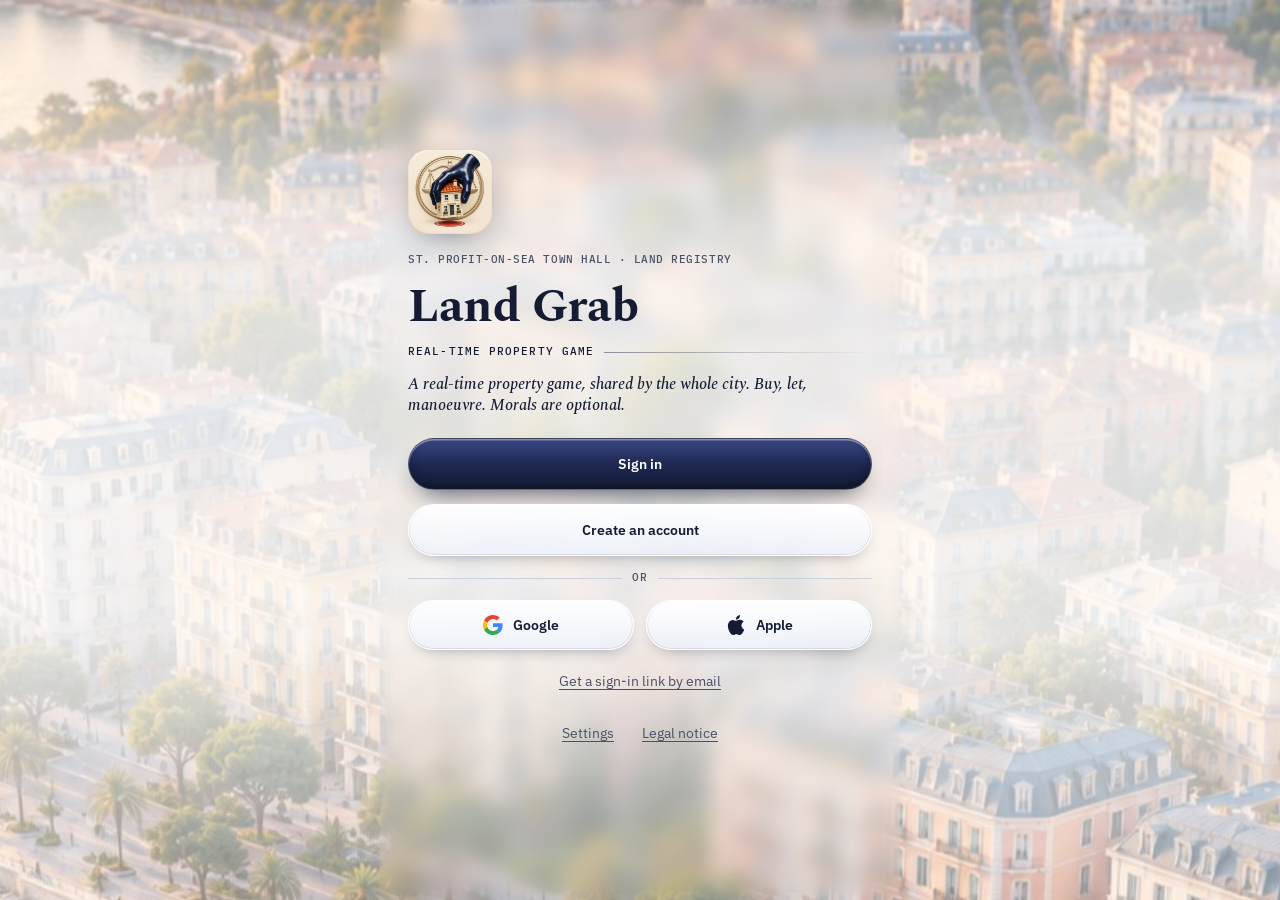
<file: index.html>
<!doctype html>
<html lang="fr">
  <head>
    <meta charset="UTF-8" />
    <meta
      name="viewport"
      content="width=device-width, initial-scale=1, viewport-fit=cover, user-scalable=no"
    />
    <meta name="theme-color" content="#eef2f8" />
    <meta name="apple-mobile-web-app-capable" content="yes" />
    <meta name="mobile-web-app-capable" content="yes" />
    <meta name="apple-mobile-web-app-status-bar-style" content="black-translucent" />
    <meta name="apple-mobile-web-app-title" content="Main Basse" />
    <link rel="apple-touch-icon" href="./icon-180.png" />
    <link rel="manifest" href="./manifest.webmanifest" />
    <link rel="icon" href="./favicon.png" type="image/png" />
    <title>Main Basse · Land Grab</title>
    <script type="module" crossorigin src="./assets/index-B-BHEId3.js"></script>
    <link rel="stylesheet" crossorigin href="./assets/index-C_d2BXol.css">
  </head>
  <body>
    <div id="app"></div>
  </body>
</html>
</file>
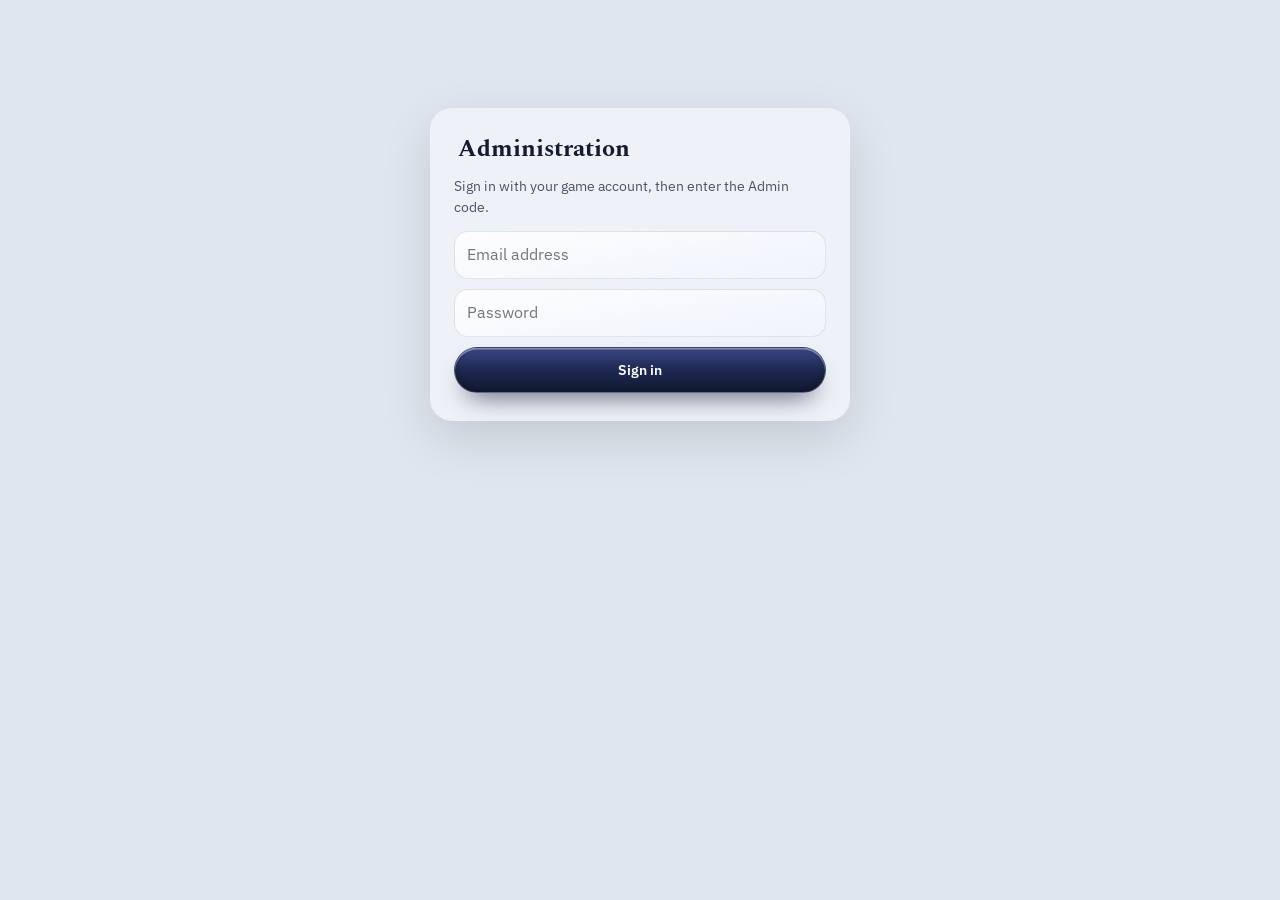
<file: admin/index.html>
<!doctype html>
<html lang="fr">
  <head>
    <meta charset="UTF-8" />
    <meta name="viewport" content="width=device-width, initial-scale=1" />
    <meta name="robots" content="noindex, nofollow" />
    <link rel="icon" href="../favicon.png" type="image/png" />
    <title>Main Basse · Admin</title>
    <script type="module" crossorigin src="./assets/admin-D6DXIc7M.js"></script>
    <link rel="stylesheet" crossorigin href="./assets/admin-B7AYrw_u.css">
  </head>
  <body class="admin-page">
    <div id="admin"></div>
  </body>
</html>
</file>
<file: assets/index-C_d2BXol.css>
@font-face{font-family:Spectral;font-style:normal;font-display:swap;font-weight:700;src:url(./spectral-latin-700-normal-Cd2m0ohD.woff2)format("woff2"),url(./spectral-latin-700-normal-Cxe-XGuy.woff)format("woff")}@font-face{font-family:Spectral;font-style:italic;font-display:swap;font-weight:500;src:url(./spectral-latin-500-italic-CqeZqSS8.woff2)format("woff2"),url(./spectral-latin-500-italic-DxwFSvPk.woff)format("woff")}@font-face{font-family:IBM Plex Sans;font-style:normal;font-display:swap;font-weight:400;src:url(./ibm-plex-sans-latin-400-normal-CDDApCn2.woff2)format("woff2"),url(./ibm-plex-sans-latin-400-normal-CYLoc0-x.woff)format("woff")}@font-face{font-family:IBM Plex Sans;font-style:normal;font-display:swap;font-weight:500;src:url(./ibm-plex-sans-latin-500-normal-6ng42L7E.woff2)format("woff2"),url(./ibm-plex-sans-latin-500-normal-BgVn5rGT.woff)format("woff")}@font-face{font-family:IBM Plex Sans;font-style:normal;font-display:swap;font-weight:600;src:url(./ibm-plex-sans-latin-600-normal-CuJfVYMP.woff2)format("woff2"),url(./ibm-plex-sans-latin-600-normal-Cu4Hd6ag.woff)format("woff")}@font-face{font-family:IBM Plex Mono;font-style:normal;font-display:swap;font-weight:500;src:url(./ibm-plex-mono-latin-500-normal-DSY6xOcd.woff2)format("woff2"),url(./ibm-plex-mono-latin-500-normal-CB9ihrfo.woff)format("woff")}@font-face{font-family:IBM Plex Mono;font-style:normal;font-display:swap;font-weight:600;src:url(./ibm-plex-mono-latin-600-normal-BgSNZQsw.woff2)format("woff2"),url(./ibm-plex-mono-latin-600-normal-DWFSQ4vo.woff)format("woff")}:root{--f-acte:"Spectral", Georgia, "Times New Roman", serif;--f-ui:"IBM Plex Sans", system-ui, -apple-system, "Segoe UI", sans-serif;--f-ref:"IBM Plex Mono", ui-monospace, Menlo, monospace}*,:before,:after{box-sizing:border-box}[hidden]{display:none!important}html,body{height:100%}body{background:var(--desk);color:var(--ink);font-family:var(--f-ui);-webkit-tap-highlight-color:transparent;place-items:center;margin:0;font-size:14px;line-height:1.45;display:grid;overflow:hidden}#app{place-items:center;width:100%;height:100%;display:grid}.frame{background:var(--paper);grid-template-rows:auto 1fr auto;width:100%;height:100%;display:grid;position:relative;overflow:hidden}@media (min-aspect-ratio:3/4) and (min-width:700px){.frame{aspect-ratio:9/19;border:10px solid #1b1f2b;border-radius:34px;width:auto;height:min(100% - 32px,900px);box-shadow:0 30px 60px -30px #0009}}.top{padding:calc(10px + env(safe-area-inset-top,0px)) max(14px, env(safe-area-inset-right,0px)) 0 max(14px, env(safe-area-inset-left,0px));border-bottom:1px solid var(--rule);grid-template-columns:1fr auto;align-items:start;gap:8px 10px;display:grid}.wallet{grid-column:1/-1;justify-content:space-between;align-items:baseline;gap:10px;display:flex}.day-bar{height:3px;margin:0 calc(-1 * max(14px, env(safe-area-inset-left,0px)));background:var(--rule);grid-column:1/-1}.day-bar i{background:var(--ink);width:0;height:100%;display:block}.titles{min-width:0}.city{font-family:var(--f-acte);font-size:1.25rem;font-weight:700;line-height:1.1}.sub,.ref{font-family:var(--f-ref);letter-spacing:.05em;text-transform:uppercase;color:var(--ink-soft);font-size:10.5px}.sub{margin-top:3px}.settings{flex-shrink:0;gap:6px;display:flex}.toggle{border:1.5px solid var(--ink);border-radius:6px;display:inline-flex;overflow:hidden}button{font:inherit;color:var(--ink);background:var(--sheet);cursor:pointer;border:0;min-height:34px;font-weight:600}button:focus-visible{outline:3px solid var(--highlight);outline-offset:-3px}button[aria-pressed=true]{background:var(--ink);color:var(--on-ink)}.chip{padding:0 10px;font-size:12px}.theme-btn{border:1.5px solid var(--ink);border-radius:6px}.stage{min-height:0;position:relative;overflow:hidden}.city-host{place-items:center;display:grid;position:absolute;inset:0}.city-canvas{touch-action:none;cursor:grab;width:100%;height:100%;display:block;position:absolute;inset:0}.city-canvas:active{cursor:grabbing}.city-labels{pointer-events:none;position:absolute;inset:0;overflow:hidden}.district-label{white-space:nowrap;text-align:center;font-family:var(--f-acte);color:var(--ink);text-shadow:0 0 3px var(--paper), 0 0 3px var(--paper), 0 0 6px var(--paper);font-size:12px;font-weight:700;line-height:1.1;position:absolute;top:0;left:0}.district-label small{font-family:var(--f-ref);letter-spacing:.06em;text-transform:uppercase;color:var(--ink-soft);font-size:.62em;font-weight:600;display:block}.map-tag{white-space:nowrap;font-family:var(--f-ref);letter-spacing:.04em;text-transform:uppercase;border-radius:2px;padding:2px 5px;font-size:10px;font-weight:600;position:absolute;top:0;left:0;box-shadow:0 2px 6px -2px #0006}.map-tag.sale{background:var(--highlight);color:#141b33;border:1px solid #141b33}.map-tag.incident{background:var(--stamp);color:#fff;border:1px solid #0006}.zoom-chip{background:var(--ink);color:var(--on-ink);font-family:var(--f-ref);pointer-events:none;border-radius:4px;padding:5px 9px;font-size:10.5px;line-height:1.3;display:grid;position:absolute;top:10px;left:12px}.zoom-chip b{font-size:12px}.side{gap:8px;display:grid;position:absolute;top:30%;right:12px}.round{border:1.5px solid var(--ink);border-radius:6px;width:42px;height:42px;font-size:20px;line-height:1;box-shadow:0 3px 8px -4px #0006}.debug{background:var(--sheet);border:1px solid var(--ink);font-family:var(--f-ref);pointer-events:none;border-radius:4px;grid-template-columns:auto auto;gap:2px 12px;margin:0;padding:6px 9px;font-size:10.5px;display:grid;position:absolute;bottom:10px;left:12px}.debug dt{color:var(--ink-soft)}.debug dd{text-align:right;margin:0;font-weight:600}.sheet{background:var(--sheet);border:1.5px solid var(--ink);border-radius:4px;gap:10px;width:min(100% - 32px,320px);padding:16px;display:grid}.sheet-title{font-family:var(--f-acte);margin:0;font-size:1.35rem;font-weight:700;line-height:1.15}.sheet-body{color:var(--ink-soft);margin:0}.amount{font-family:var(--f-ref);font-variant-numeric:tabular-nums;font-size:1.05rem;font-weight:600}.amount.small{font-size:.9rem}.card{background:var(--sheet);border:1.5px solid var(--ink);border-radius:10px;gap:6px;padding:12px 14px;display:grid;position:relative;box-shadow:0 8px 22px -10px #00000080}.card-title{font-family:var(--f-acte);margin:0;padding-right:40px;font-size:1.2rem;font-weight:700;line-height:1.15}.card-row{flex-wrap:wrap;justify-content:space-between;align-items:baseline;gap:10px;display:flex}.card-where{color:var(--ink-soft)}.close{border:1px solid var(--ink);border-radius:6px;width:34px;height:34px;font-size:18px;position:absolute;top:8px;right:8px}.status{font-family:var(--f-ref);letter-spacing:.05em;text-transform:uppercase;border-radius:2px;padding:2px 6px;font-size:10px;font-weight:600}.st-sale{background:var(--highlight);color:#141b33;border:1px solid #141b33}.st-incident{background:var(--stamp);color:#fff}.st-mine{background:var(--mine);color:#fff}.st-none{color:var(--ink);border:1px solid var(--ink)}.map-bottom{pointer-events:none;gap:8px;display:grid;position:absolute;bottom:12px;left:12px;right:12px}.map-bottom>*{pointer-events:auto}.tabs{border-top:1.5px solid var(--ink);padding-bottom:env(safe-area-inset-bottom,0px);background:var(--sheet);grid-template-columns:repeat(5,1fr);display:grid}.tab{border-radius:0;min-height:54px;padding:0 2px;font-size:12px;position:relative}.tab+.tab{border-left:1px solid var(--rule)}.badge{background:var(--stamp);color:#fff;min-width:18px;height:18px;font-family:var(--f-ref);border-radius:9px;padding:0 5px;font-size:10.5px;font-style:normal;line-height:18px;position:absolute;top:5px;right:6%}.screen{-webkit-overflow-scrolling:touch;background:var(--paper);padding:14px max(14px, env(safe-area-inset-right,0px)) 24px max(14px, env(safe-area-inset-left,0px));align-content:start;gap:12px;display:grid;position:absolute;inset:0;overflow-y:auto}.screen-title{font-family:var(--f-acte);margin:0;font-size:1.5rem;font-weight:700;line-height:1.1}.section-title{font-family:var(--f-ref);letter-spacing:.07em;text-transform:uppercase;color:var(--ink-soft);border-top:2px solid var(--ink);margin:6px 0 0;padding-top:8px;font-size:11px;font-weight:600}.doc{background:var(--sheet);border:1px solid var(--rule);border-radius:4px;gap:6px;padding:12px 14px;display:grid;box-shadow:0 6px 14px -12px #00000080}.doc.letter.unread{border-left-color:var(--stamp)}.doc-row{justify-content:space-between;align-items:baseline;gap:12px;display:flex}.doc-row.total{border-top:1px dashed var(--rule);padding-top:6px;font-weight:600}.doc-label{color:var(--ink-soft);flex-shrink:0}.doc-value{text-align:right;font-weight:500}.doc-note,.doc-body{color:var(--ink-soft);margin:0}.doc-body{color:var(--ink);font-family:var(--f-acte);font-size:1.02rem;font-weight:500}.warn{color:var(--stamp)}.pos{color:var(--money)}.neg{color:var(--stamp)}.stars{letter-spacing:.15em;color:var(--ink)}.stamp{font-family:var(--f-ref);letter-spacing:.1em;text-transform:uppercase;border:2px double;border-radius:4px;padding:2px 8px;font-size:10.5px;font-weight:600;display:inline-block;transform:rotate(-3deg)}.stamp.good{color:var(--money)}.stamp.bad{color:var(--stamp)}.stamp.neutral{color:var(--ink)}.toast{background:var(--sheet);border:1.5px solid var(--ink);pointer-events:none;border-radius:6px;align-items:center;gap:10px;max-width:calc(100% - 24px);padding:8px 12px;font-weight:600;display:flex;position:absolute;top:10px;left:50%;transform:translate(-50%);box-shadow:0 10px 24px -10px #0000008c}.card-actions{flex-wrap:wrap;gap:8px;margin-top:4px;display:flex}.primary,.ghost,.danger{border:1.5px solid var(--ink);border-radius:6px;min-height:40px;padding:0 14px;font-size:13px}.primary{background:var(--ink);color:var(--on-ink)}.danger{background:var(--stamp);border-color:var(--stamp);color:#fff}button:disabled{opacity:.55;cursor:default}.pick-list{gap:6px;max-height:34vh;display:grid;overflow-y:auto}.pick{text-align:left;border:1px solid var(--rule);border-radius:6px;gap:2px;padding:8px 10px;font-weight:400;display:grid}.pick b{font-family:var(--f-acte);font-size:1.02rem}.seg{border:1.5px solid var(--ink);border-radius:8px;grid-template-columns:repeat(3,1fr);display:grid;overflow:hidden}.seg button{min-height:44px;font-size:13px}.rotate{background:var(--paper);text-align:center;place-content:center;gap:8px;padding:24px;display:none;position:absolute;inset:0}@media (orientation:landscape) and (max-height:500px){.rotate{display:grid}}.screen .doc{gap:9px;padding:14px 16px}.screen .doc-row{font-size:14.5px}.screen .doc-note{font-size:14px}.doc.muted{opacity:.6}.meter{background:var(--rule);border-radius:4px;height:8px;overflow:hidden}.meter i{background:var(--ink);height:100%;display:block}.screen>.ghost,.screen>.card-actions{margin-top:4px}.screen .card-actions button{flex:140px;min-height:46px;font-size:14px}.card .doc-row{font-size:14px}.seg.two{background:var(--sheet);grid-template-columns:repeat(2,1fr)}.screen{grid-auto-rows:max-content}.screen>.seg{min-height:46px}.st-rival{color:#fff;background:#8a5bd6}.trip{background:var(--sheet);border:1.5px solid var(--ink);border-radius:6px;grid-template-columns:1fr auto;align-items:center;gap:6px 10px;padding:8px 10px 0 12px;display:grid;position:absolute;top:58px;left:12px;right:66px;overflow:hidden;box-shadow:0 10px 24px -12px #00000080}.trip-text{gap:2px;min-width:0;display:grid}.trip-text b{white-space:nowrap;text-overflow:ellipsis;font-size:13px;overflow:hidden}.trip .ghost{min-height:34px;padding:0 10px;font-size:12px}.trip .day-bar{margin:0 -10px 0 -12px}.player-pin{font-family:var(--f-ref);letter-spacing:.06em;text-transform:uppercase;background:var(--ink);color:var(--on-ink);white-space:nowrap;border-radius:3px;padding:3px 6px;font-size:10px;font-weight:600;position:absolute;top:0;left:0;box-shadow:0 2px 8px -2px #00000080}.player-pin:after{content:"";border:5px solid #0000;border-bottom:0;border-top-color:var(--ink);margin-left:-5px;position:absolute;bottom:-5px;left:50%}.frame.at-home .top,.frame.at-home .tabs,.frame.at-home .zoom-chip,.frame.at-home .side,.frame.at-home .map-bottom,.frame.at-home .trip,.frame.at-home .toast{visibility:hidden}.home{z-index:20;pointer-events:none;grid-template-rows:auto 1fr;transition:opacity .45s,transform .45s cubic-bezier(.2,.8,.2,1);display:grid;position:absolute;inset:0}.home.leaving{opacity:0;transform:scale(1.03)}.home>*{pointer-events:auto}.home-top{padding:calc(16px + env(safe-area-inset-top,0px)) 16px 12px;background:linear-gradient(180deg, var(--home-haze), transparent);justify-content:space-between;align-items:center;gap:10px;display:flex}.home-top>.ref{height:40px;color:var(--ink);background:var(--glass-soft);border:1px solid var(--glass-edge);box-shadow:var(--glass-shadow-soft);border-radius:999px;align-items:center;padding:0 16px;display:flex}.home-sheet{margin:0 12px calc(14px + env(safe-area-inset-bottom,0px));background:var(--glass-bg);border:1px solid var(--glass-edge);box-shadow:var(--glass-shadow);border-radius:36px;align-self:end;gap:12px;padding:24px 22px 18px;display:grid}.home-title{font-family:var(--f-acte);letter-spacing:-.01em;margin:2px 0 0;font-size:clamp(2.6rem,14vw,3.4rem);font-weight:700;line-height:.98}.home-kind{font-family:var(--f-ref);letter-spacing:.1em;text-transform:uppercase;align-items:center;gap:10px;font-size:11px;display:flex}.home-kind:after{content:"";background:linear-gradient(90deg, var(--ink-soft), transparent);opacity:.6;flex:1;height:1px}.home-tagline{font-family:var(--f-acte);margin:0;font-size:1.1rem;font-style:italic;font-weight:500;line-height:1.38}.home-sheet .doc{background:var(--well);box-shadow:var(--well-shadow);border-radius:22px}.home-enter{min-height:56px;margin-top:2px;font-size:15px}.home-foot{text-align:center}:root{--glass:linear-gradient(165deg, #fffffff0 0%, #f5f8fce0 55%, #edf2faeb 100%);--sheen:radial-gradient(120% 55% at 18% 0%, #ffffffbf, #fff0 62%);--glass-bg:var(--sheen), var(--glass);--glass-soft:linear-gradient(170deg, #ffffffdb, #f0f4fbb8);--glass-btn:linear-gradient(180deg, #fffffff5, #ecf1fad1);--glass-drop:linear-gradient(180deg, #fffffffa, #e6ecf8e0);--glass-edge:#fffffff2;--glass-hi:#fff;--glass-line:#141b331a;--glass-shadow:inset 0 1.5px 0 var(--glass-hi), inset 0 -1px 0 #ffffff73, inset 0 0 0 .5px #141b330f, 0 24px 48px -22px #141b338c, 0 3px 10px -4px #141b332e;--glass-shadow-soft:inset 0 1px 0 var(--glass-hi), 0 10px 24px -12px #141b3373;--well:linear-gradient(180deg, #141b3309, #ffffff80);--well-shadow:inset 0 1px 3px #141b3314;--veil:linear-gradient(180deg, #ecf1f8cc, #e2e9f4e6);--home-haze:#e8eef7d9;--ink-grad:linear-gradient(180deg, #3b4785 0%, #1d2750 52%, #141b33 100%);--ink-shadow:inset 0 1.5px 0 #fff6, inset 0 -3px 8px #00000047, 0 14px 26px -12px #141b33bf;--top-space:calc(env(safe-area-inset-top,0px) + 104px);--bottom-space:calc(env(safe-area-inset-bottom,0px) + 92px)}:root[data-theme=nuit]{--glass:linear-gradient(165deg, #2e364cf2 0%, #1e2434e6 55%, #1a202ef0 100%);--sheen:radial-gradient(120% 55% at 18% 0%, #ffffff1f, #fff0 62%);--glass-soft:linear-gradient(170deg, #343c54d6, #202638b8);--glass-btn:linear-gradient(180deg, #404a64f2, #282f42e6);--glass-drop:linear-gradient(180deg, #505c7cf2, #343c54eb);--glass-edge:#ffffff24;--glass-hi:#ffffff38;--glass-line:#ffffff1a;--glass-shadow:inset 0 1.5px 0 var(--glass-hi), inset 0 0 0 .5px #ffffff0d, 0 24px 48px -22px #000000d9, 0 3px 10px -4px #00000080;--glass-shadow-soft:inset 0 1px 0 var(--glass-hi), 0 10px 24px -12px #000000b3;--well:linear-gradient(180deg, #0003, #ffffff08);--well-shadow:inset 0 1px 3px #00000059;--veil:linear-gradient(180deg, #0c1018cc, #0a0d14e6);--home-haze:#0a0d14b3;--ink-grad:linear-gradient(180deg, #fff 0%, #e4e8f2 55%, #c9d0e0 100%);--ink-shadow:inset 0 1.5px 0 #ffffffe6, inset 0 -3px 8px #0000002e, 0 14px 26px -12px #000c}.frame{display:block}.stage{position:absolute;inset:0}.top{z-index:5;top:calc(12px + env(safe-area-inset-top,0px));border:1px solid var(--glass-edge);background:var(--glass-bg);box-shadow:var(--glass-shadow);border-radius:28px;grid-template-columns:1fr auto;gap:8px 12px;padding:12px 16px 12px 18px;position:absolute;left:12px;right:12px}.top .settings{display:none}.top .wallet{grid-area:1/2;justify-items:end;gap:1px;display:grid}.top .day-bar,.trip .day-bar{background:var(--glass-line);border-radius:2px;grid-column:1/-1;height:4px;margin:0;overflow:hidden}.day-bar i{background:var(--ink-grad);border-radius:2px;transition:width .5s}.tabs{z-index:5;left:12px;right:12px;bottom:calc(12px + env(safe-area-inset-bottom,0px));border:1px solid var(--glass-edge);background:var(--glass-bg);box-shadow:var(--glass-shadow);border-radius:40px;gap:2px;padding:6px;position:absolute}.tab,.tab+.tab{border:0}.tab{min-height:56px;color:var(--ink-soft);background:0 0;border-radius:28px;flex-direction:column;justify-content:center;align-items:center;gap:3px;padding:0;font-size:10.5px;transition:background .25s,color .25s,box-shadow .25s;display:flex}.tab[aria-pressed=true]{color:var(--ink);background:var(--glass-drop);box-shadow:inset 0 1px 0 var(--glass-hi), inset 0 -1px 2px #141b3314, 0 4px 10px -4px #141b3359}.tab-icon{fill:none;stroke:currentColor;stroke-width:1.8px;stroke-linecap:round;stroke-linejoin:round;width:22px;height:22px}.badge{min-width:17px;height:17px;box-shadow:0 0 0 2px var(--glass-edge);background:linear-gradient(#e0505a,#b8262f);font-size:10px;line-height:17px;top:4px;right:14%}.zoom-chip{top:var(--top-space);color:var(--ink);background:var(--glass-soft);border:1px solid var(--glass-edge);box-shadow:var(--glass-shadow-soft);border-radius:18px;padding:7px 12px}.zoom-chip b{font-family:var(--f-ui);font-size:13px}.zoom-chip span{color:var(--ink-soft)}.side{gap:10px;top:34%}.round{border:1px solid var(--glass-edge);background:var(--glass-soft);width:48px;height:48px;box-shadow:var(--glass-shadow-soft);border-radius:50%;font-size:22px;font-weight:500}.side-gap{height:6px}.map-bottom{top:var(--top-space);bottom:var(--bottom-space);flex-direction:column;justify-content:flex-end;gap:10px;display:flex}.map-bottom>.seg{flex-shrink:0}.map-bottom>.card{overscroll-behavior:contain;-webkit-overflow-scrolling:touch;min-height:0;overflow-y:auto}.trip{top:var(--top-space);z-index:3;border:1px solid var(--glass-edge);background:var(--glass-bg);box-shadow:var(--glass-shadow);border-radius:26px;gap:10px;padding:12px 12px 12px 18px;left:12px;right:12px}.trip .day-bar i{background:linear-gradient(90deg,#5d8fe6,#3b4785)}.toast{top:calc(var(--top-space) + 4px);z-index:6;border:1px solid var(--glass-edge);background:var(--glass-bg);box-shadow:var(--glass-shadow);border-radius:22px;gap:12px;padding:10px 16px;animation:.35s cubic-bezier(.2,.9,.3,1.2) glass-in}@keyframes glass-in{0%{opacity:0;transform:translate(-50%,-8px)scale(.96)}}.debug{bottom:calc(var(--bottom-space) + 64px);border:1px solid var(--glass-edge);background:var(--glass-soft);box-shadow:var(--glass-shadow-soft);border-radius:16px}.player-pin{background:var(--ink-grad);color:var(--on-ink);box-shadow:var(--ink-shadow);border-radius:999px;padding:4px 10px}.player-pin:after{border-top-color:#141b33}:root[data-theme=nuit] .player-pin:after{border-top-color:#c9d0e0}.map-tag{border-radius:999px;padding:4px 9px;font-size:10.5px;box-shadow:inset 0 1px #ffffffb3,0 8px 16px -8px #141b338c}.map-tag.sale,.st-sale{color:#3d3000;background:linear-gradient(#fff2a8,#f4d35e);border:1px solid #fffc}.map-tag.incident,.st-incident{color:#fff;background:linear-gradient(#e0505a,#b8262f);border:1px solid #ffffff80}.card{border:1px solid var(--glass-edge);background:var(--glass-bg);box-shadow:var(--glass-shadow);border-radius:30px;gap:8px;padding:16px 18px;animation:.35s cubic-bezier(.2,.9,.3,1.1) glass-rise}@keyframes glass-rise{0%{opacity:0;transform:translateY(14px)scale(.98)}}.close{border:1px solid var(--glass-edge);background:var(--glass-soft);width:36px;height:36px;box-shadow:var(--glass-shadow-soft);border-radius:50%;top:12px;right:12px}.status{border-radius:999px;padding:3px 9px}.st-mine{background:linear-gradient(#5d8fe6,#2c5fc4);border:1px solid #ffffff80}.st-rival{background:linear-gradient(#a37ae6,#7a4cc8)}.st-none{border:1px solid var(--glass-line);background:var(--glass-soft)}.screen{background:var(--veil);padding-top:var(--top-space);padding-bottom:calc(var(--bottom-space) + 12px);gap:12px}.doc{border:1px solid var(--glass-edge);background:var(--glass-bg);box-shadow:var(--glass-shadow);border-radius:24px;gap:7px;padding:14px 16px}.doc.letter{border-left:1px solid var(--glass-edge)}.doc.letter.unread{border-color:color-mix(in srgb, var(--stamp) 45%, transparent);border-left-color:color-mix(in srgb, var(--stamp) 45%, transparent)}.card .doc{background:var(--well);box-shadow:var(--well-shadow);border-radius:20px}.section-title{border-top:0;margin:4px 0 -4px;padding:6px 4px 0}.screen-title{padding:0 4px}.sheet{border:1px solid var(--glass-edge);background:var(--glass-bg);box-shadow:var(--glass-shadow);border-radius:28px}.pick{border:1px solid var(--glass-edge);background:var(--glass-soft);box-shadow:var(--glass-shadow-soft);border-radius:18px}.meter{background:var(--glass-line);border-radius:4px}.meter i{background:var(--ink-grad);border-radius:4px}.meter.alert i{background:linear-gradient(90deg,#e0505a,#b8262f)}.primary,.ghost,.danger{border-radius:999px;min-height:46px;padding:0 18px;font-size:14px;transition:transform .15s,box-shadow .15s}.primary{color:var(--on-ink);background:var(--ink-grad);box-shadow:var(--ink-shadow);border:1px solid #ffffff2e}.ghost{color:var(--ink);background:var(--glass-btn);border:1px solid var(--glass-edge);box-shadow:inset 0 1px 0 var(--glass-hi), inset 0 0 0 1px var(--glass-line), 0 8px 16px -10px #141b3373}.danger{color:#fff;background:linear-gradient(#e0505a 0%,#c8323c 55%,#a81f28 100%);border:1px solid #ffffff40;box-shadow:inset 0 1.5px #ffffff73,inset 0 -3px 8px #0003,0 14px 26px -12px #b8262fb3}.primary:active,.ghost:active,.danger:active,.round:active{transform:scale(.96)}.primary:active{box-shadow:inset 0 3px 8px #00000073}button:disabled{opacity:.45;box-shadow:none;transform:none}.seg,.toggle{border:1px solid var(--glass-edge);background:var(--glass-soft);box-shadow:var(--glass-shadow-soft);border-radius:999px;gap:4px;padding:4px;overflow:visible}.toggle{padding:3px}.seg button,.toggle button{background:0 0;border-radius:999px;transition:background .25s,color .25s}.seg button+button{border-left:0}.seg button[aria-pressed=true],.toggle button[aria-pressed=true]{color:var(--on-ink);background:var(--ink-grad);box-shadow:inset 0 1px #ffffff59,0 6px 12px -6px #141b33b3}.seg.two{background:var(--glass-soft)}.chip{border-radius:999px}.theme-btn{border:1px solid var(--glass-edge);background:var(--glass-soft);min-height:42px;box-shadow:var(--glass-shadow-soft);border-radius:999px;padding:0 16px}.settings-row{flex-wrap:wrap;align-items:center;gap:8px;display:flex}.stamp{border-width:2.5px;border-radius:8px;transform:rotate(-5deg)}.doc>.stamp{justify-self:start}.top .city{white-space:normal;overflow-wrap:anywhere;text-wrap:balance;-webkit-line-clamp:2;-webkit-box-orient:vertical;font-size:clamp(1rem,4.6vw,1.25rem);display:-webkit-box;overflow:hidden}.stage:has(.map-bottom>.card:not([hidden])) :is(.side,.listings-btn,.zoom-chip,.fps-chip){visibility:hidden}.map-bottom>.card>.close{z-index:2;grid-row:1;justify-self:end;margin-bottom:-44px;position:sticky;top:0}.fps-chip{z-index:4;top:var(--top-space);font-family:var(--f-ref);color:var(--ink-soft);background:var(--glass-soft);border:1px solid var(--glass-edge);box-shadow:var(--glass-shadow-soft);pointer-events:none;border-radius:999px;align-items:baseline;gap:4px;padding:6px 12px;font-size:11px;display:flex;position:absolute;left:50%;transform:translate(-50%)}.fps-chip b{color:var(--ink);font-size:15px}.fps-chip[data-level=good] b{color:var(--money)}.fps-chip[data-level=ok] b{color:#b58900}.fps-chip[data-level=bad] b{color:var(--stamp)}.frame.at-home .fps-chip{visibility:hidden}.fps-row{align-items:center;margin-top:10px}.switch{border:1px solid var(--glass-edge);background:var(--glass-line);border-radius:16px;flex-shrink:0;width:56px;height:32px;min-height:32px;padding:0;transition:background .25s;position:relative}.switch i{background:linear-gradient(#fff,#eef2f8);border-radius:50%;width:24px;height:24px;transition:left .25s cubic-bezier(.3,1.3,.5,1);position:absolute;top:3px;left:3px;box-shadow:0 3px 8px -2px #141b3373,inset 0 1px #fff}.switch[aria-checked=true]{background:linear-gradient(#5d8fe6,#2c5fc4)}.switch[aria-checked=true] i{left:27px}.top-alert{color:#fff;background:linear-gradient(#e0505a,#b8262f);border-radius:14px;grid-column:1/-1;margin-top:2px;padding:7px 12px;font-size:12.5px;font-weight:600;box-shadow:inset 0 1px #fff6,0 6px 14px -8px #b8262fcc}.wallet .amount.neg{color:var(--stamp)}.listings-btn{z-index:3;top:var(--top-space);min-height:40px;color:var(--on-ink);background:var(--ink-grad);box-shadow:var(--ink-shadow);border:1px solid #ffffff2e;border-radius:999px;padding:0 16px;font-size:13px;position:absolute;right:12px}.frame.at-home .listings-btn,.frame.at-home .legend{visibility:hidden}.chips-scroll{scrollbar-width:none;gap:6px;padding:2px 2px 6px;display:flex;overflow-x:auto}.filter-chip{border:1px solid var(--glass-edge);background:var(--glass-soft);min-height:36px;box-shadow:var(--glass-shadow-soft);white-space:nowrap;flex-shrink:0}.filter-chip[aria-pressed=true]{color:var(--on-ink);background:var(--ink-grad)}.doc.listing .card-title{font-size:1.1rem}.legend{z-index:2;left:12px;top:calc(var(--top-space) + 58px);color:var(--ink);background:var(--glass-soft);border:1px solid var(--glass-edge);box-shadow:var(--glass-shadow-soft);pointer-events:none;border-radius:16px;gap:4px;padding:8px 12px;font-size:11px;display:grid;position:absolute}.legend-item{align-items:center;gap:8px;display:flex}.legend-line{border-radius:2px;width:22px;height:4px}.legend-line.metro-red{background:#e23b3b}.legend-line.metro-blue{background:#2f66d8}.legend-line.route{background:repeating-linear-gradient(90deg,#3b4785 0 5px,#0000 5px 8px)}.tuto{border:1px solid var(--glass-edge);background:var(--glass-bg);box-shadow:var(--glass-shadow);border-radius:24px;gap:6px;padding:12px 16px 14px;animation:.35s cubic-bezier(.2,.9,.3,1.1) glass-rise;display:grid}.tuto-title{font-family:var(--f-acte);font-size:1.08rem}.tuto-body{color:var(--ink-soft);margin:0;font-size:13.5px}.tuto-hide{min-height:28px;color:var(--ink-soft);background:0 0;border-radius:999px;padding:0 10px;font-size:11.5px}.tuto-go{justify-self:start;min-height:40px;margin-top:2px}.stage:has(.map-bottom>.tuto:not([hidden])) .side{visibility:hidden}.rank-row{align-items:center;gap:10px;padding:4px 0}.rank-pos{width:26px;font-family:var(--f-ref);color:var(--ink-soft);font-weight:600}.rank-name{text-overflow:ellipsis;white-space:nowrap;flex:1;min-width:0;overflow:hidden}.rank-row.me{background:color-mix(in srgb, var(--mine) 14%, transparent);border-radius:12px;margin:0 -8px;padding:6px 8px;font-weight:600}.friend-code{letter-spacing:.12em}.friend-form{gap:8px;display:flex}.friend-input{border:1px solid var(--glass-edge);background:var(--well);min-width:0;min-height:44px;box-shadow:var(--well-shadow);font:500 14px var(--f-ref);color:var(--ink);text-transform:uppercase;border-radius:999px;flex:1;padding:0 14px}.friend-input::placeholder{text-transform:none;font-family:var(--f-ui);color:var(--ink-soft)}.friend-row{border-top:1px solid var(--glass-line);grid-template-columns:1fr auto;align-items:center;gap:6px 10px;padding-top:8px;display:grid}.friend-row .card-actions{grid-column:1/-1;margin:0}.friend-who{gap:2px;display:grid}.wallet-line{border-radius:10px;align-items:center;gap:6px;display:inline-flex}.ducat{filter:drop-shadow(0 1px 1px #141b334d);flex-shrink:0;width:18px;height:18px}.wallet-line.gain{animation:.9s wallet-gain}.wallet-line.loss{animation:.7s wallet-loss}@keyframes wallet-gain{0%,to{background:0 0;transform:scale(1)}35%{background:color-mix(in srgb, var(--money) 18%, transparent);transform:scale(1.08)}}@keyframes wallet-loss{0%,to{background:0 0}30%{background:color-mix(in srgb, var(--stamp) 20%, transparent)}}.flying-coin{z-index:30;pointer-events:none;width:22px;height:22px;margin:-11px 0 0 -11px;animation:.85s cubic-bezier(.5,0,.2,1) both coin-fly;position:absolute}.flying-ducat{filter:drop-shadow(0 3px 4px #141b3359);width:100%;height:100%}@keyframes coin-fly{0%{opacity:0;transform:translate(0)scale(.4)rotate(0)}15%{opacity:1;transform:translateY(-24px)scale(1.15)rotate(40deg)}to{transform:translate(var(--dx), var(--dy)) scale(.55) rotate(320deg);opacity:.9}}.toast .stamp,.doc.letter.unread .stamp,.tenants-signed .stamp{animation:.45s cubic-bezier(.2,1.4,.4,1) both stamp-slam}@keyframes stamp-slam{0%{opacity:0;transform:scale(2.4)rotate(-16deg)}60%{opacity:1;transform:scale(.9)rotate(-4deg)}to{transform:scale(1)rotate(-5deg)}}@media (prefers-reduced-motion:reduce){*,:before,:after{transition-duration:.01ms!important;animation-duration:.01ms!important}}.monument-label{white-space:nowrap;font-family:var(--f-acte);color:var(--ink);background:var(--glass-soft);border:1px solid var(--glass-edge);box-shadow:var(--glass-shadow-soft);pointer-events:none;border-radius:999px;padding:4px 10px;font-size:12px;font-weight:700;position:absolute;top:0;left:0}.sale-cluster{color:#141b33;width:26px;height:26px;font-family:var(--f-ref);font-variant-numeric:tabular-nums;letter-spacing:-.02em;pointer-events:auto;cursor:pointer;background:linear-gradient(#ffffff8c,#fff0 55%),#f7d65cd1;border:1px solid #ffffffd9;border-radius:50%;place-items:center;padding:0;font-size:12px;font-weight:700;line-height:1;display:grid;position:absolute;top:0;left:0;box-shadow:inset 0 1px #ffffffe6,inset 0 -1px #141b331f,0 6px 14px -6px #141b3373}.sale-cluster[data-size=m]{width:32px;height:32px;font-size:13px}.sale-cluster[data-size=l]{width:40px;height:40px;font-size:13px}.screen:has(>.phone){grid-auto-rows:1fr;justify-items:center;overflow:hidden}.phone{background:var(--paper);border:7px solid #161b2c;border-radius:46px;grid-template-rows:auto auto 1fr auto;width:min(100%,390px);min-height:0;display:grid;position:relative;overflow:hidden;box-shadow:inset 0 0 0 1px #ffffff59,0 0 0 1px #ffffff80,0 24px 48px -18px #141b3399}.phone-status{font-family:var(--f-ui);color:var(--ink);justify-content:space-between;align-items:center;padding:10px 26px 4px;font-size:13px;display:flex}.phone-status b{font-variant-numeric:tabular-nums;font-weight:600}.phone:before{content:"";background:#161b2c;border-radius:12px;width:84px;height:22px;position:absolute;top:8px;left:50%;translate:-50%}.phone-signal{background:linear-gradient(to right, var(--ink) 0 3px, transparent 3px 6px, var(--ink) 6px 9px, transparent 9px 12px, var(--ink) 12px 15px, transparent 15px 18px, var(--ink) 18px 21px, transparent 21px);clip-path:polygon(0 100%,100% 0,100% 100%);width:22px;height:11px}.phone-head{border-bottom:1px solid var(--glass-line);grid-template-columns:1fr auto 1fr;align-items:center;gap:8px;padding:4px 12px 8px;display:grid}.phone-head:after{content:"";width:64px}.phone-head b{text-align:center;font-family:var(--f-acte);font-size:17px}.phone-back{white-space:nowrap;width:auto;min-height:32px;box-shadow:none;color:var(--ink);text-align:left;background:0 0;border:0;justify-self:start;padding:0;font-size:13px;font-weight:600}.phone-status{grid-row:1}.phone-head{grid-row:2}.phone-home{grid-row:4}.phone-body{-webkit-overflow-scrolling:touch;grid-row:3;grid-auto-rows:max-content;align-content:start;gap:12px;min-height:0;padding:12px 12px 16px;display:grid;overflow-y:auto}.phone-body>.ghost,.phone-body>.card-actions{margin-top:4px}.phone-body>.seg{min-height:46px}.phone:not([data-app=home]) .phone-body>.screen-title{display:none}.phone-home{background:var(--ink);opacity:.75;width:120px;height:5px;min-height:0;box-shadow:none;border:0;border-radius:3px;justify-self:center;margin:6px 0 9px;padding:0}.phone-apps{grid-template-columns:repeat(4,1fr);gap:18px 8px;padding:18px 6px;display:grid}.phone-app{min-height:0;box-shadow:none;color:var(--ink);background:0 0;border:0;justify-items:center;gap:6px;padding:0;display:grid}.phone-app-icon{color:#fff;background:linear-gradient(180deg, #ffffff59, #fff0 55%), var(--app-tint,#3d4d6b);border-radius:17px;place-items:center;width:60px;height:60px;display:grid;position:relative;box-shadow:inset 0 1px #fff9,0 8px 16px -8px #141b3399}.phone-app-icon .tab-icon{width:28px;height:28px}.phone-app-icon .badge{top:-6px;right:-8px}.phone-app-name{font-size:11.5px;font-weight:500}.app-clients{--app-tint:#2f6b4f}.app-bank{--app-tint:#2c4f8c}.app-mail{--app-tint:#b3322b}.app-profile{--app-tint:#5a5f6e}.app-listings{--app-tint:#b88a12}.sale-cluster.mine{color:#fff;background:linear-gradient(#ffffff80,#fff0 55%),#2c5fc4db;box-shadow:inset 0 1px #ffffffb3,0 0 0 3px #5d8fe659,0 6px 14px -6px #141b3380}.property-tile{text-align:left;border:1px solid var(--glass-edge);background:var(--glass-bg);min-height:0;box-shadow:var(--glass-shadow);color:var(--ink);border-radius:24px;grid-template-columns:84px 1fr;align-items:center;gap:12px;padding:10px 14px 10px 10px;display:grid}.property-photo{background:radial-gradient(circle at 50% 30%,#ffffffe6,#d6e2f2b3);border-radius:18px;place-items:center;width:84px;height:84px;display:grid;overflow:hidden;box-shadow:inset 0 1px #fff,inset 0 -8px 16px -10px #141b3340}.property-photo img{object-fit:contain;width:100%;height:100%}.property-text{gap:2px;min-width:0;display:grid}.property-name{font-family:var(--f-acte);font-size:16px;line-height:1.2}.property-value{font-family:var(--f-ref);font-size:14px;font-weight:600}.property-gain,.property-tenant{font-size:12.5px}.property-gain.up{color:var(--ok,#2f6b4f)}.property-gain.down,.property-tenant.warn{color:var(--stamp)}.model-box{border:1px solid var(--glass-edge);height:260px;box-shadow:inset 0 1px 0 #fff, var(--glass-shadow-soft);touch-action:none;background:radial-gradient(circle at 50% 35%,#fffffff2,#cedcf0bf);border-radius:24px;overflow:hidden}.model-box canvas{display:block}.model-hint{text-align:center;margin-top:-6px}.trend-up{color:var(--ok,#2f6b4f)}.trend-down{color:var(--stamp)}.law-options{gap:8px;display:grid}.law-option{text-align:left;border:1px solid var(--glass-line);background:var(--glass-soft);min-height:0;box-shadow:none;color:var(--ink);border-radius:18px;gap:2px;padding:10px 14px;display:grid}.law-option b{font-family:var(--f-ref);letter-spacing:.04em;font-size:12px}.law-option span{font-size:13.5px;line-height:1.35}.law-option[aria-pressed=true]{border-color:var(--ink);background:var(--ink-grad,var(--ink));color:var(--on-ink,#fff)}.law-advice{color:#2f6b4f;background:#2f6b4f26;border-radius:999px;justify-self:start;margin-top:4px;padding:1px 8px;font-size:11px;font-style:normal;font-weight:600}.law-option[aria-pressed=true] .law-advice{color:inherit;background:#fff3}.app-messages{--app-tint:#2f8f6b}.thread{text-align:left;border:1px solid var(--glass-edge);background:var(--glass-bg);min-height:0;box-shadow:var(--glass-shadow-soft);color:var(--ink);border-radius:22px;grid-template-columns:44px 1fr auto;align-items:center;gap:12px;padding:12px 14px;display:grid}.thread-avatar{width:44px;height:44px;font-family:var(--f-acte);color:#fff;background:linear-gradient(#5d8fe6,#2c5fc4);border-radius:50%;place-items:center;font-size:18px;font-weight:700;display:grid}.thread-text{gap:1px;min-width:0;display:grid}.thread-preview{color:var(--ink-soft);text-overflow:ellipsis;white-space:nowrap;font-size:13px;overflow:hidden}.thread.unread .thread-preview{color:var(--ink);font-weight:600}.thread-side{font-family:var(--f-ref);color:var(--ink-soft);justify-items:end;gap:6px;font-size:10.5px;display:grid}.thread-side .badge{position:static}.bubbles{gap:8px;display:grid}.bubble-day{font-family:var(--f-ref);color:var(--ink-soft);justify-self:center;margin-top:6px;font-size:10.5px}.bubble{background:var(--glass-bg);border:1px solid var(--glass-edge);max-width:85%;box-shadow:var(--glass-shadow-soft);border-radius:18px 18px 18px 6px;justify-self:start;margin:0;padding:9px 13px;font-size:14px;line-height:1.4}.bubble.late,.bubble.lateAgain{border-color:color-mix(in srgb, var(--stamp) 45%, transparent)}.bubble.repaid{border-color:#2f6b4f80}.screen-back{z-index:3;border:1px solid var(--glass-edge);background:var(--glass-drop,var(--glass-bg));min-height:40px;box-shadow:var(--glass-shadow);color:var(--ink);border-radius:999px;justify-self:start;padding:0 16px;font-weight:600;position:sticky;top:4px}.frame:has(.screen:not([hidden])) .fps-chip{display:none}.ledger-details summary{cursor:pointer;color:var(--ink-soft);padding:6px 0 2px;font-size:13.5px;font-weight:600}.ledger-details[open] summary{margin-bottom:4px}.app-news{--app-tint:#6b4fa0}.report-form{gap:10px;display:grid}.report-form select,.report-form textarea{box-sizing:border-box;width:100%;font:inherit;color:var(--ink);border:1px solid var(--glass-line);background:var(--glass-soft);border-radius:14px;padding:10px 12px;font-size:15px}.report-form textarea{resize:vertical;min-height:96px}.top .sub{white-space:nowrap}.top .sub.online:after{content:"";vertical-align:1px;background:#34b36b;border-radius:50%;width:7px;height:7px;margin-left:7px;display:inline-block;box-shadow:0 0 0 2px #34b36b40}.admin-input,.admin-form select{box-sizing:border-box;width:100%;font:inherit;color:var(--ink);border:1px solid var(--glass-line);background:var(--glass-soft);border-radius:14px;padding:10px 12px;font-size:15px}.card-actions .admin-input{flex:120px;width:auto}.admin-form{gap:6px;display:grid}.admin-form label{margin-top:4px}.admin-event{border-bottom:1px solid var(--glass-line);gap:2px;padding:8px 0;display:grid}.admin-event:last-child{border-bottom:0}.doc.auction.leading{box-shadow:inset 0 0 0 2px color-mix(in srgb, var(--money,#2e7d4f) 55%, transparent), var(--glass-shadow,0 10px 30px #0000001f)}.auction-clock{font-variant-numeric:tabular-nums;font-family:IBM Plex Mono,monospace}.doc-note.good{color:var(--money,#2e7d4f)}.issue-box .button,.issue-box button{width:100%;margin-top:8px}.doc.quest .quest-name{font-weight:600;display:block}.doc.quest.done{box-shadow:inset 0 0 0 2px color-mix(in srgb, var(--money) 55%, transparent), var(--glass-shadow-soft)}.doc.quest.claimed{opacity:.7}.doc.quest .meter{margin:8px 0}.welcome{background:#fff;grid-template-rows:1fr;display:grid;position:fixed;inset:0;overflow:hidden}:root[data-theme=nuit] .welcome{background:var(--desk)}.welcome>*{z-index:1;position:relative}.welcome .home-top{background:0 0;position:absolute;top:0;left:0;right:0}.welcome .home-sheet{overscroll-behavior:contain;grid-row:1;align-self:center;max-height:calc(100dvh - 140px);margin:0 12px;overflow-y:auto}.welcome-form{gap:10px;display:grid}.welcome-input{width:100%;min-height:48px;font-size:16px}.welcome-or{font-family:var(--f-ref);letter-spacing:.1em;text-transform:uppercase;color:var(--ink-soft);align-items:center;gap:10px;font-size:11px;display:flex}.welcome-or:before,.welcome-or:after{content:"";background:var(--rule);flex:1;height:1px}.welcome-foot{justify-content:center;gap:18px;display:flex}button.link{box-shadow:none;color:var(--ink-soft);text-underline-offset:3px;font:inherit;cursor:pointer;background:0 0;border:none;padding:6px 2px;font-size:14px;text-decoration:underline}.welcome-consent{align-items:flex-start;gap:10px;font-size:14px;line-height:1.4;display:flex}.welcome-consent input{flex:none;width:20px;height:20px;margin-top:1px}.welcome .seg button,.legal+.seg button{font-size:13px}.doc.legal{max-height:46vh;overflow-y:auto}.legal-title{font-family:var(--f-acte);margin:10px 0 2px;font-size:1.05rem}.welcome .toggle{flex-wrap:wrap}.welcome{touch-action:manipulation;height:100dvh}.welcome .home-sheet{gap:10px;max-height:calc(100dvh - 24px);padding:20px 20px 16px}.welcome .home-title{font-size:clamp(2.3rem,12vw,3rem)}.welcome .home-tagline{font-size:1rem;line-height:1.32}.welcome .home-enter,.welcome .welcome-sheet>.button,.welcome .welcome-sheet>button:not(.link){min-height:48px;padding-top:0;padding-bottom:0}.welcome-oauth{grid-template-columns:1fr 1fr;gap:10px;display:grid}.welcome-oauth button{min-height:46px}.welcome button.link{padding:2px}@media (max-height:720px){.welcome .home-sheet{gap:8px;padding:16px 18px 12px}.welcome .home-title{font-size:clamp(2rem,10vw,2.5rem)}.welcome .home-tagline{font-size:.92rem}.welcome .home-enter,.welcome .welcome-sheet>button:not(.link){min-height:44px}.welcome-oauth button{min-height:42px}}@media (max-height:620px){.welcome .home-tagline,.welcome .welcome-sheet>.ref{display:none}}.welcome .home-sheet{box-sizing:border-box;width:100%;max-width:520px;height:100dvh;max-height:none;padding:calc(20px + env(safe-area-inset-top,0px)) 24px calc(20px + env(safe-area-inset-bottom,0px));box-shadow:none;background:0 0;border:none;border-radius:0;grid-row:1;align-content:center;place-self:stretch center;gap:14px;margin:0;padding-left:28px;padding-right:28px}.welcome .home-tagline{margin-bottom:6px}.welcome .home-enter,.welcome .welcome-sheet>button:not(.link){min-height:52px}.welcome-oauth{gap:12px}.welcome-oauth button{justify-content:center;align-items:center;gap:10px;min-height:50px;display:inline-flex}.welcome-oauth .brand{flex:none;width:20px;height:20px}.welcome-foot{gap:24px;margin-top:4px}@media (max-height:720px){.welcome .home-sheet{gap:10px}.welcome .home-enter,.welcome .welcome-sheet>button:not(.link){min-height:46px}.welcome-oauth button{min-height:44px}}.welcome{isolation:isolate}.welcome:before{content:"";z-index:-2;will-change:transform;background:url(./home-city-Bg7KTJE9.jpg) 50% 40%/cover no-repeat;animation:38s ease-in-out infinite alternate welcome-city;position:absolute;inset:-4%}.welcome:after{content:"";z-index:-1;background:linear-gradient(#ffffff59 0%,#ffffffd1 26%,#ffffffdb 70%,#ffffff73 100%);position:absolute;inset:0}:root[data-theme=nuit] .welcome:after{background:linear-gradient(#080a1073 0%,#080a10cc 26%,#080a10d6 70%,#080a1080 100%)}@keyframes welcome-city{0%{transform:scale(1.02)translate(0,0)}to{transform:scale(1.12)translate(-2%,-2.5%)}}@media (prefers-reduced-motion:reduce){.welcome:before{animation:none}}.welcome-logo{border-radius:20px;width:84px;height:84px;margin-bottom:4px;box-shadow:0 10px 28px -10px #141b3373}@media (max-height:720px){.welcome-logo{border-radius:15px;width:64px;height:64px}}@media (max-height:620px){.welcome-logo{display:none}}img.ducat,img.flying-ducat{object-fit:contain}.bots-board .admin-grid{grid-template-columns:repeat(auto-fill,minmax(88px,1fr));gap:8px;display:grid}.bots-bar{grid-template-columns:96px 1fr auto;align-items:center;gap:8px;margin:6px 0;font-size:13px;display:grid}.bots-bar-track{background:var(--well,#0000000f);border-radius:999px;height:10px;overflow:hidden}.bots-bar-track i{background:var(--mine);border-radius:999px;height:100%;display:block}.bots-bar-track i.kind-speculateur{background:var(--stamp)}.bots-bar-track i.kind-tricheur{background:#7a3fb0}.bots-bar-track i.kind-absent{background:var(--ink-soft)}.bots-bar-track i.kind-encherisseur{background:var(--money)}.bots-bar-value{font-family:var(--f-ref);font-size:12px}.bots-chart svg{width:100%;height:auto;margin-top:8px}.bots-legend{flex-wrap:wrap;gap:10px;font-size:12px;display:flex}.bots-legend span:before{content:"";background:var(--dot);border-radius:999px;width:10px;height:10px;margin-right:5px;display:inline-block}.bots-feed{gap:4px;display:grid}.bots-feed-row{grid-template-columns:78px 1fr;align-items:baseline;gap:8px;font-size:13px;display:grid}.bots-feed-row.warn{color:var(--stamp)}.thread-wrap{gap:8px;display:grid}.thread{-webkit-touch-callout:none;-webkit-user-select:none;user-select:none}.thread-menu{grid-template-columns:1fr 1fr;gap:8px;display:grid}.phone-app-icon.logo{background:0 0;padding:0}.phone-app-logo{border-radius:inherit;width:100%;height:100%;display:block}.agency-head{align-items:center;gap:14px;display:flex}.agency-logo{width:64px;height:64px;box-shadow:var(--glass-shadow-soft);border-radius:16px}.agency-title{gap:4px;display:grid}.agency-title .screen-title{margin:0}.agency-state{font-family:var(--f-ref);letter-spacing:.08em;text-transform:uppercase;border:1px solid var(--rule);color:var(--ink-soft);border-radius:999px;justify-self:start;padding:3px 10px;font-size:11px}.agency-state.on{color:var(--money);border-color:currentColor}.market-list{gap:10px;display:grid}.market-row .doc-row:first-child b{font-family:var(--f-acte);font-size:1.05rem}.up{color:var(--money)}.auction-max{grid-template-columns:1fr auto;gap:8px;display:grid}.auction-max .invalid{border-color:var(--stamp)}.top,.tabs,.card,.sheet,.tuto,.toast,.home-sheet,.doc,.property-tile{-webkit-backdrop-filter:blur(10px)saturate(1.15);backdrop-filter:blur(10px)saturate(1.15)}.card .doc,.sheet .doc{-webkit-backdrop-filter:none;backdrop-filter:none}
</file>
<file: admin/assets/admin-B7AYrw_u.css>
@font-face{font-family:Spectral;font-style:normal;font-display:swap;font-weight:700;src:url(./spectral-latin-700-normal-Cd2m0ohD.woff2)format("woff2"),url(./spectral-latin-700-normal-Cxe-XGuy.woff)format("woff")}@font-face{font-family:Spectral;font-style:italic;font-display:swap;font-weight:500;src:url(./spectral-latin-500-italic-CqeZqSS8.woff2)format("woff2"),url(./spectral-latin-500-italic-DxwFSvPk.woff)format("woff")}@font-face{font-family:IBM Plex Sans;font-style:normal;font-display:swap;font-weight:400;src:url(./ibm-plex-sans-latin-400-normal-CDDApCn2.woff2)format("woff2"),url(./ibm-plex-sans-latin-400-normal-CYLoc0-x.woff)format("woff")}@font-face{font-family:IBM Plex Sans;font-style:normal;font-display:swap;font-weight:500;src:url(./ibm-plex-sans-latin-500-normal-6ng42L7E.woff2)format("woff2"),url(./ibm-plex-sans-latin-500-normal-BgVn5rGT.woff)format("woff")}@font-face{font-family:IBM Plex Sans;font-style:normal;font-display:swap;font-weight:600;src:url(./ibm-plex-sans-latin-600-normal-CuJfVYMP.woff2)format("woff2"),url(./ibm-plex-sans-latin-600-normal-Cu4Hd6ag.woff)format("woff")}@font-face{font-family:IBM Plex Mono;font-style:normal;font-display:swap;font-weight:500;src:url(./ibm-plex-mono-latin-500-normal-DSY6xOcd.woff2)format("woff2"),url(./ibm-plex-mono-latin-500-normal-CB9ihrfo.woff)format("woff")}@font-face{font-family:IBM Plex Mono;font-style:normal;font-display:swap;font-weight:600;src:url(./ibm-plex-mono-latin-600-normal-BgSNZQsw.woff2)format("woff2"),url(./ibm-plex-mono-latin-600-normal-DWFSQ4vo.woff)format("woff")}:root{--f-acte:"Spectral", Georgia, "Times New Roman", serif;--f-ui:"IBM Plex Sans", system-ui, -apple-system, "Segoe UI", sans-serif;--f-ref:"IBM Plex Mono", ui-monospace, Menlo, monospace}*,:before,:after{box-sizing:border-box}[hidden]{display:none!important}html,body{height:100%}body{background:var(--desk);color:var(--ink);font-family:var(--f-ui);-webkit-tap-highlight-color:transparent;place-items:center;margin:0;font-size:14px;line-height:1.45;display:grid;overflow:hidden}#app{place-items:center;width:100%;height:100%;display:grid}.frame{background:var(--paper);grid-template-rows:auto 1fr auto;width:100%;height:100%;display:grid;position:relative;overflow:hidden}@media (min-aspect-ratio:3/4) and (min-width:700px){.frame{aspect-ratio:9/19;border:10px solid #1b1f2b;border-radius:34px;width:auto;height:min(100% - 32px,900px);box-shadow:0 30px 60px -30px #0009}}.top{padding:calc(10px + env(safe-area-inset-top,0px)) max(14px, env(safe-area-inset-right,0px)) 0 max(14px, env(safe-area-inset-left,0px));border-bottom:1px solid var(--rule);grid-template-columns:1fr auto;align-items:start;gap:8px 10px;display:grid}.wallet{grid-column:1/-1;justify-content:space-between;align-items:baseline;gap:10px;display:flex}.day-bar{height:3px;margin:0 calc(-1 * max(14px, env(safe-area-inset-left,0px)));background:var(--rule);grid-column:1/-1}.day-bar i{background:var(--ink);width:0;height:100%;display:block}.titles{min-width:0}.city{font-family:var(--f-acte);font-size:1.25rem;font-weight:700;line-height:1.1}.sub,.ref{font-family:var(--f-ref);letter-spacing:.05em;text-transform:uppercase;color:var(--ink-soft);font-size:10.5px}.sub{margin-top:3px}.settings{flex-shrink:0;gap:6px;display:flex}.toggle{border:1.5px solid var(--ink);border-radius:6px;display:inline-flex;overflow:hidden}button{font:inherit;color:var(--ink);background:var(--sheet);cursor:pointer;border:0;min-height:34px;font-weight:600}button:focus-visible{outline:3px solid var(--highlight);outline-offset:-3px}button[aria-pressed=true]{background:var(--ink);color:var(--on-ink)}.chip{padding:0 10px;font-size:12px}.theme-btn{border:1.5px solid var(--ink);border-radius:6px}.stage{min-height:0;position:relative;overflow:hidden}.city-host{place-items:center;display:grid;position:absolute;inset:0}.city-canvas{touch-action:none;cursor:grab;width:100%;height:100%;display:block;position:absolute;inset:0}.city-canvas:active{cursor:grabbing}.city-labels{pointer-events:none;position:absolute;inset:0;overflow:hidden}.district-label{white-space:nowrap;text-align:center;font-family:var(--f-acte);color:var(--ink);text-shadow:0 0 3px var(--paper), 0 0 3px var(--paper), 0 0 6px var(--paper);font-size:12px;font-weight:700;line-height:1.1;position:absolute;top:0;left:0}.district-label small{font-family:var(--f-ref);letter-spacing:.06em;text-transform:uppercase;color:var(--ink-soft);font-size:.62em;font-weight:600;display:block}.map-tag{white-space:nowrap;font-family:var(--f-ref);letter-spacing:.04em;text-transform:uppercase;border-radius:2px;padding:2px 5px;font-size:10px;font-weight:600;position:absolute;top:0;left:0;box-shadow:0 2px 6px -2px #0006}.map-tag.sale{background:var(--highlight);color:#141b33;border:1px solid #141b33}.map-tag.incident{background:var(--stamp);color:#fff;border:1px solid #0006}.zoom-chip{background:var(--ink);color:var(--on-ink);font-family:var(--f-ref);pointer-events:none;border-radius:4px;padding:5px 9px;font-size:10.5px;line-height:1.3;display:grid;position:absolute;top:10px;left:12px}.zoom-chip b{font-size:12px}.side{gap:8px;display:grid;position:absolute;top:30%;right:12px}.round{border:1.5px solid var(--ink);border-radius:6px;width:42px;height:42px;font-size:20px;line-height:1;box-shadow:0 3px 8px -4px #0006}.debug{background:var(--sheet);border:1px solid var(--ink);font-family:var(--f-ref);pointer-events:none;border-radius:4px;grid-template-columns:auto auto;gap:2px 12px;margin:0;padding:6px 9px;font-size:10.5px;display:grid;position:absolute;bottom:10px;left:12px}.debug dt{color:var(--ink-soft)}.debug dd{text-align:right;margin:0;font-weight:600}.sheet{background:var(--sheet);border:1.5px solid var(--ink);border-radius:4px;gap:10px;width:min(100% - 32px,320px);padding:16px;display:grid}.sheet-title{font-family:var(--f-acte);margin:0;font-size:1.35rem;font-weight:700;line-height:1.15}.sheet-body{color:var(--ink-soft);margin:0}.amount{font-family:var(--f-ref);font-variant-numeric:tabular-nums;font-size:1.05rem;font-weight:600}.amount.small{font-size:.9rem}.card{background:var(--sheet);border:1.5px solid var(--ink);border-radius:10px;gap:6px;padding:12px 14px;display:grid;position:relative;box-shadow:0 8px 22px -10px #00000080}.card-title{font-family:var(--f-acte);margin:0;padding-right:40px;font-size:1.2rem;font-weight:700;line-height:1.15}.card-row{flex-wrap:wrap;justify-content:space-between;align-items:baseline;gap:10px;display:flex}.card-where{color:var(--ink-soft)}.close{border:1px solid var(--ink);border-radius:6px;width:34px;height:34px;font-size:18px;position:absolute;top:8px;right:8px}.status{font-family:var(--f-ref);letter-spacing:.05em;text-transform:uppercase;border-radius:2px;padding:2px 6px;font-size:10px;font-weight:600}.st-sale{background:var(--highlight);color:#141b33;border:1px solid #141b33}.st-incident{background:var(--stamp);color:#fff}.st-mine{background:var(--mine);color:#fff}.st-none{color:var(--ink);border:1px solid var(--ink)}.map-bottom{pointer-events:none;gap:8px;display:grid;position:absolute;bottom:12px;left:12px;right:12px}.map-bottom>*{pointer-events:auto}.tabs{border-top:1.5px solid var(--ink);padding-bottom:env(safe-area-inset-bottom,0px);background:var(--sheet);grid-template-columns:repeat(5,1fr);display:grid}.tab{border-radius:0;min-height:54px;padding:0 2px;font-size:12px;position:relative}.tab+.tab{border-left:1px solid var(--rule)}.badge{background:var(--stamp);color:#fff;min-width:18px;height:18px;font-family:var(--f-ref);border-radius:9px;padding:0 5px;font-size:10.5px;font-style:normal;line-height:18px;position:absolute;top:5px;right:6%}.screen{-webkit-overflow-scrolling:touch;background:var(--paper);padding:14px max(14px, env(safe-area-inset-right,0px)) 24px max(14px, env(safe-area-inset-left,0px));align-content:start;gap:12px;display:grid;position:absolute;inset:0;overflow-y:auto}.screen-title{font-family:var(--f-acte);margin:0;font-size:1.5rem;font-weight:700;line-height:1.1}.section-title{font-family:var(--f-ref);letter-spacing:.07em;text-transform:uppercase;color:var(--ink-soft);border-top:2px solid var(--ink);margin:6px 0 0;padding-top:8px;font-size:11px;font-weight:600}.doc{background:var(--sheet);border:1px solid var(--rule);border-radius:4px;gap:6px;padding:12px 14px;display:grid;box-shadow:0 6px 14px -12px #00000080}.doc.letter.unread{border-left-color:var(--stamp)}.doc-row{justify-content:space-between;align-items:baseline;gap:12px;display:flex}.doc-row.total{border-top:1px dashed var(--rule);padding-top:6px;font-weight:600}.doc-label{color:var(--ink-soft);flex-shrink:0}.doc-value{text-align:right;font-weight:500}.doc-note,.doc-body{color:var(--ink-soft);margin:0}.doc-body{color:var(--ink);font-family:var(--f-acte);font-size:1.02rem;font-weight:500}.warn{color:var(--stamp)}.pos{color:var(--money)}.neg{color:var(--stamp)}.stars{letter-spacing:.15em;color:var(--ink)}.stamp{font-family:var(--f-ref);letter-spacing:.1em;text-transform:uppercase;border:2px double;border-radius:4px;padding:2px 8px;font-size:10.5px;font-weight:600;display:inline-block;transform:rotate(-3deg)}.stamp.good{color:var(--money)}.stamp.bad{color:var(--stamp)}.stamp.neutral{color:var(--ink)}.toast{background:var(--sheet);border:1.5px solid var(--ink);pointer-events:none;border-radius:6px;align-items:center;gap:10px;max-width:calc(100% - 24px);padding:8px 12px;font-weight:600;display:flex;position:absolute;top:10px;left:50%;transform:translate(-50%);box-shadow:0 10px 24px -10px #0000008c}.card-actions{flex-wrap:wrap;gap:8px;margin-top:4px;display:flex}.primary,.ghost,.danger{border:1.5px solid var(--ink);border-radius:6px;min-height:40px;padding:0 14px;font-size:13px}.primary{background:var(--ink);color:var(--on-ink)}.danger{background:var(--stamp);border-color:var(--stamp);color:#fff}button:disabled{opacity:.55;cursor:default}.pick-list{gap:6px;max-height:34vh;display:grid;overflow-y:auto}.pick{text-align:left;border:1px solid var(--rule);border-radius:6px;gap:2px;padding:8px 10px;font-weight:400;display:grid}.pick b{font-family:var(--f-acte);font-size:1.02rem}.seg{border:1.5px solid var(--ink);border-radius:8px;grid-template-columns:repeat(3,1fr);display:grid;overflow:hidden}.seg button{min-height:44px;font-size:13px}.rotate{background:var(--paper);text-align:center;place-content:center;gap:8px;padding:24px;display:none;position:absolute;inset:0}@media (orientation:landscape) and (max-height:500px){.rotate{display:grid}}.screen .doc{gap:9px;padding:14px 16px}.screen .doc-row{font-size:14.5px}.screen .doc-note{font-size:14px}.doc.muted{opacity:.6}.meter{background:var(--rule);border-radius:4px;height:8px;overflow:hidden}.meter i{background:var(--ink);height:100%;display:block}.screen>.ghost,.screen>.card-actions{margin-top:4px}.screen .card-actions button{flex:140px;min-height:46px;font-size:14px}.card .doc-row{font-size:14px}.seg.two{background:var(--sheet);grid-template-columns:repeat(2,1fr)}.screen{grid-auto-rows:max-content}.screen>.seg{min-height:46px}.st-rival{color:#fff;background:#8a5bd6}.trip{background:var(--sheet);border:1.5px solid var(--ink);border-radius:6px;grid-template-columns:1fr auto;align-items:center;gap:6px 10px;padding:8px 10px 0 12px;display:grid;position:absolute;top:58px;left:12px;right:66px;overflow:hidden;box-shadow:0 10px 24px -12px #00000080}.trip-text{gap:2px;min-width:0;display:grid}.trip-text b{white-space:nowrap;text-overflow:ellipsis;font-size:13px;overflow:hidden}.trip .ghost{min-height:34px;padding:0 10px;font-size:12px}.trip .day-bar{margin:0 -10px 0 -12px}.player-pin{font-family:var(--f-ref);letter-spacing:.06em;text-transform:uppercase;background:var(--ink);color:var(--on-ink);white-space:nowrap;border-radius:3px;padding:3px 6px;font-size:10px;font-weight:600;position:absolute;top:0;left:0;box-shadow:0 2px 8px -2px #00000080}.player-pin:after{content:"";border:5px solid #0000;border-bottom:0;border-top-color:var(--ink);margin-left:-5px;position:absolute;bottom:-5px;left:50%}.frame.at-home .top,.frame.at-home .tabs,.frame.at-home .zoom-chip,.frame.at-home .side,.frame.at-home .map-bottom,.frame.at-home .trip,.frame.at-home .toast{visibility:hidden}.home{z-index:20;pointer-events:none;grid-template-rows:auto 1fr;transition:opacity .45s,transform .45s cubic-bezier(.2,.8,.2,1);display:grid;position:absolute;inset:0}.home.leaving{opacity:0;transform:scale(1.03)}.home>*{pointer-events:auto}.home-top{padding:calc(16px + env(safe-area-inset-top,0px)) 16px 12px;background:linear-gradient(180deg, var(--home-haze), transparent);justify-content:space-between;align-items:center;gap:10px;display:flex}.home-top>.ref{height:40px;color:var(--ink);background:var(--glass-soft);border:1px solid var(--glass-edge);box-shadow:var(--glass-shadow-soft);border-radius:999px;align-items:center;padding:0 16px;display:flex}.home-sheet{margin:0 12px calc(14px + env(safe-area-inset-bottom,0px));background:var(--glass-bg);border:1px solid var(--glass-edge);box-shadow:var(--glass-shadow);border-radius:36px;align-self:end;gap:12px;padding:24px 22px 18px;display:grid}.home-title{font-family:var(--f-acte);letter-spacing:-.01em;margin:2px 0 0;font-size:clamp(2.6rem,14vw,3.4rem);font-weight:700;line-height:.98}.home-kind{font-family:var(--f-ref);letter-spacing:.1em;text-transform:uppercase;align-items:center;gap:10px;font-size:11px;display:flex}.home-kind:after{content:"";background:linear-gradient(90deg, var(--ink-soft), transparent);opacity:.6;flex:1;height:1px}.home-tagline{font-family:var(--f-acte);margin:0;font-size:1.1rem;font-style:italic;font-weight:500;line-height:1.38}.home-sheet .doc{background:var(--well);box-shadow:var(--well-shadow);border-radius:22px}.home-enter{min-height:56px;margin-top:2px;font-size:15px}.home-foot{text-align:center}:root{--glass:linear-gradient(165deg, #fffffff0 0%, #f5f8fce0 55%, #edf2faeb 100%);--sheen:radial-gradient(120% 55% at 18% 0%, #ffffffbf, #fff0 62%);--glass-bg:var(--sheen), var(--glass);--glass-soft:linear-gradient(170deg, #ffffffdb, #f0f4fbb8);--glass-btn:linear-gradient(180deg, #fffffff5, #ecf1fad1);--glass-drop:linear-gradient(180deg, #fffffffa, #e6ecf8e0);--glass-edge:#fffffff2;--glass-hi:#fff;--glass-line:#141b331a;--glass-shadow:inset 0 1.5px 0 var(--glass-hi), inset 0 -1px 0 #ffffff73, inset 0 0 0 .5px #141b330f, 0 24px 48px -22px #141b338c, 0 3px 10px -4px #141b332e;--glass-shadow-soft:inset 0 1px 0 var(--glass-hi), 0 10px 24px -12px #141b3373;--well:linear-gradient(180deg, #141b3309, #ffffff80);--well-shadow:inset 0 1px 3px #141b3314;--veil:linear-gradient(180deg, #ecf1f8cc, #e2e9f4e6);--home-haze:#e8eef7d9;--ink-grad:linear-gradient(180deg, #3b4785 0%, #1d2750 52%, #141b33 100%);--ink-shadow:inset 0 1.5px 0 #fff6, inset 0 -3px 8px #00000047, 0 14px 26px -12px #141b33bf;--top-space:calc(env(safe-area-inset-top,0px) + 104px);--bottom-space:calc(env(safe-area-inset-bottom,0px) + 92px)}:root[data-theme=nuit]{--glass:linear-gradient(165deg, #2e364cf2 0%, #1e2434e6 55%, #1a202ef0 100%);--sheen:radial-gradient(120% 55% at 18% 0%, #ffffff1f, #fff0 62%);--glass-soft:linear-gradient(170deg, #343c54d6, #202638b8);--glass-btn:linear-gradient(180deg, #404a64f2, #282f42e6);--glass-drop:linear-gradient(180deg, #505c7cf2, #343c54eb);--glass-edge:#ffffff24;--glass-hi:#ffffff38;--glass-line:#ffffff1a;--glass-shadow:inset 0 1.5px 0 var(--glass-hi), inset 0 0 0 .5px #ffffff0d, 0 24px 48px -22px #000000d9, 0 3px 10px -4px #00000080;--glass-shadow-soft:inset 0 1px 0 var(--glass-hi), 0 10px 24px -12px #000000b3;--well:linear-gradient(180deg, #0003, #ffffff08);--well-shadow:inset 0 1px 3px #00000059;--veil:linear-gradient(180deg, #0c1018cc, #0a0d14e6);--home-haze:#0a0d14b3;--ink-grad:linear-gradient(180deg, #fff 0%, #e4e8f2 55%, #c9d0e0 100%);--ink-shadow:inset 0 1.5px 0 #ffffffe6, inset 0 -3px 8px #0000002e, 0 14px 26px -12px #000c}.frame{display:block}.stage{position:absolute;inset:0}.top{z-index:5;top:calc(12px + env(safe-area-inset-top,0px));border:1px solid var(--glass-edge);background:var(--glass-bg);box-shadow:var(--glass-shadow);border-radius:28px;grid-template-columns:1fr auto;gap:8px 12px;padding:12px 16px 12px 18px;position:absolute;left:12px;right:12px}.top .settings{display:none}.top .wallet{grid-area:1/2;justify-items:end;gap:1px;display:grid}.top .day-bar,.trip .day-bar{background:var(--glass-line);border-radius:2px;grid-column:1/-1;height:4px;margin:0;overflow:hidden}.day-bar i{background:var(--ink-grad);border-radius:2px;transition:width .5s}.tabs{z-index:5;left:12px;right:12px;bottom:calc(12px + env(safe-area-inset-bottom,0px));border:1px solid var(--glass-edge);background:var(--glass-bg);box-shadow:var(--glass-shadow);border-radius:40px;gap:2px;padding:6px;position:absolute}.tab,.tab+.tab{border:0}.tab{min-height:56px;color:var(--ink-soft);background:0 0;border-radius:28px;flex-direction:column;justify-content:center;align-items:center;gap:3px;padding:0;font-size:10.5px;transition:background .25s,color .25s,box-shadow .25s;display:flex}.tab[aria-pressed=true]{color:var(--ink);background:var(--glass-drop);box-shadow:inset 0 1px 0 var(--glass-hi), inset 0 -1px 2px #141b3314, 0 4px 10px -4px #141b3359}.tab-icon{fill:none;stroke:currentColor;stroke-width:1.8px;stroke-linecap:round;stroke-linejoin:round;width:22px;height:22px}.badge{min-width:17px;height:17px;box-shadow:0 0 0 2px var(--glass-edge);background:linear-gradient(#e0505a,#b8262f);font-size:10px;line-height:17px;top:4px;right:14%}.zoom-chip{top:var(--top-space);color:var(--ink);background:var(--glass-soft);border:1px solid var(--glass-edge);box-shadow:var(--glass-shadow-soft);border-radius:18px;padding:7px 12px}.zoom-chip b{font-family:var(--f-ui);font-size:13px}.zoom-chip span{color:var(--ink-soft)}.side{gap:10px;top:34%}.round{border:1px solid var(--glass-edge);background:var(--glass-soft);width:48px;height:48px;box-shadow:var(--glass-shadow-soft);border-radius:50%;font-size:22px;font-weight:500}.side-gap{height:6px}.map-bottom{top:var(--top-space);bottom:var(--bottom-space);flex-direction:column;justify-content:flex-end;gap:10px;display:flex}.map-bottom>.seg{flex-shrink:0}.map-bottom>.card{overscroll-behavior:contain;-webkit-overflow-scrolling:touch;min-height:0;overflow-y:auto}.trip{top:var(--top-space);z-index:3;border:1px solid var(--glass-edge);background:var(--glass-bg);box-shadow:var(--glass-shadow);border-radius:26px;gap:10px;padding:12px 12px 12px 18px;left:12px;right:12px}.trip .day-bar i{background:linear-gradient(90deg,#5d8fe6,#3b4785)}.toast{top:calc(var(--top-space) + 4px);z-index:6;border:1px solid var(--glass-edge);background:var(--glass-bg);box-shadow:var(--glass-shadow);border-radius:22px;gap:12px;padding:10px 16px;animation:.35s cubic-bezier(.2,.9,.3,1.2) glass-in}@keyframes glass-in{0%{opacity:0;transform:translate(-50%,-8px)scale(.96)}}.debug{bottom:calc(var(--bottom-space) + 64px);border:1px solid var(--glass-edge);background:var(--glass-soft);box-shadow:var(--glass-shadow-soft);border-radius:16px}.player-pin{background:var(--ink-grad);color:var(--on-ink);box-shadow:var(--ink-shadow);border-radius:999px;padding:4px 10px}.player-pin:after{border-top-color:#141b33}:root[data-theme=nuit] .player-pin:after{border-top-color:#c9d0e0}.map-tag{border-radius:999px;padding:4px 9px;font-size:10.5px;box-shadow:inset 0 1px #ffffffb3,0 8px 16px -8px #141b338c}.map-tag.sale,.st-sale{color:#3d3000;background:linear-gradient(#fff2a8,#f4d35e);border:1px solid #fffc}.map-tag.incident,.st-incident{color:#fff;background:linear-gradient(#e0505a,#b8262f);border:1px solid #ffffff80}.card{border:1px solid var(--glass-edge);background:var(--glass-bg);box-shadow:var(--glass-shadow);border-radius:30px;gap:8px;padding:16px 18px;animation:.35s cubic-bezier(.2,.9,.3,1.1) glass-rise}@keyframes glass-rise{0%{opacity:0;transform:translateY(14px)scale(.98)}}.close{border:1px solid var(--glass-edge);background:var(--glass-soft);width:36px;height:36px;box-shadow:var(--glass-shadow-soft);border-radius:50%;top:12px;right:12px}.status{border-radius:999px;padding:3px 9px}.st-mine{background:linear-gradient(#5d8fe6,#2c5fc4);border:1px solid #ffffff80}.st-rival{background:linear-gradient(#a37ae6,#7a4cc8)}.st-none{border:1px solid var(--glass-line);background:var(--glass-soft)}.screen{background:var(--veil);padding-top:var(--top-space);padding-bottom:calc(var(--bottom-space) + 12px);gap:12px}.doc{border:1px solid var(--glass-edge);background:var(--glass-bg);box-shadow:var(--glass-shadow);border-radius:24px;gap:7px;padding:14px 16px}.doc.letter{border-left:1px solid var(--glass-edge)}.doc.letter.unread{border-color:color-mix(in srgb, var(--stamp) 45%, transparent);border-left-color:color-mix(in srgb, var(--stamp) 45%, transparent)}.card .doc{background:var(--well);box-shadow:var(--well-shadow);border-radius:20px}.section-title{border-top:0;margin:4px 0 -4px;padding:6px 4px 0}.screen-title{padding:0 4px}.sheet{border:1px solid var(--glass-edge);background:var(--glass-bg);box-shadow:var(--glass-shadow);border-radius:28px}.pick{border:1px solid var(--glass-edge);background:var(--glass-soft);box-shadow:var(--glass-shadow-soft);border-radius:18px}.meter{background:var(--glass-line);border-radius:4px}.meter i{background:var(--ink-grad);border-radius:4px}.meter.alert i{background:linear-gradient(90deg,#e0505a,#b8262f)}.primary,.ghost,.danger{border-radius:999px;min-height:46px;padding:0 18px;font-size:14px;transition:transform .15s,box-shadow .15s}.primary{color:var(--on-ink);background:var(--ink-grad);box-shadow:var(--ink-shadow);border:1px solid #ffffff2e}.ghost{color:var(--ink);background:var(--glass-btn);border:1px solid var(--glass-edge);box-shadow:inset 0 1px 0 var(--glass-hi), inset 0 0 0 1px var(--glass-line), 0 8px 16px -10px #141b3373}.danger{color:#fff;background:linear-gradient(#e0505a 0%,#c8323c 55%,#a81f28 100%);border:1px solid #ffffff40;box-shadow:inset 0 1.5px #ffffff73,inset 0 -3px 8px #0003,0 14px 26px -12px #b8262fb3}.primary:active,.ghost:active,.danger:active,.round:active{transform:scale(.96)}.primary:active{box-shadow:inset 0 3px 8px #00000073}button:disabled{opacity:.45;box-shadow:none;transform:none}.seg,.toggle{border:1px solid var(--glass-edge);background:var(--glass-soft);box-shadow:var(--glass-shadow-soft);border-radius:999px;gap:4px;padding:4px;overflow:visible}.toggle{padding:3px}.seg button,.toggle button{background:0 0;border-radius:999px;transition:background .25s,color .25s}.seg button+button{border-left:0}.seg button[aria-pressed=true],.toggle button[aria-pressed=true]{color:var(--on-ink);background:var(--ink-grad);box-shadow:inset 0 1px #ffffff59,0 6px 12px -6px #141b33b3}.seg.two{background:var(--glass-soft)}.chip{border-radius:999px}.theme-btn{border:1px solid var(--glass-edge);background:var(--glass-soft);min-height:42px;box-shadow:var(--glass-shadow-soft);border-radius:999px;padding:0 16px}.settings-row{flex-wrap:wrap;align-items:center;gap:8px;display:flex}.stamp{border-width:2.5px;border-radius:8px;transform:rotate(-5deg)}.doc>.stamp{justify-self:start}.top .city{white-space:nowrap;text-overflow:ellipsis;font-size:clamp(1rem,4.6vw,1.25rem);overflow:hidden}.stage:has(.map-bottom>.card:not([hidden])) :is(.side,.listings-btn,.zoom-chip,.fps-chip){visibility:hidden}.map-bottom>.card>.close{z-index:2;grid-row:1;justify-self:end;margin-bottom:-44px;position:sticky;top:0}.fps-chip{z-index:4;top:var(--top-space);font-family:var(--f-ref);color:var(--ink-soft);background:var(--glass-soft);border:1px solid var(--glass-edge);box-shadow:var(--glass-shadow-soft);pointer-events:none;border-radius:999px;align-items:baseline;gap:4px;padding:6px 12px;font-size:11px;display:flex;position:absolute;left:50%;transform:translate(-50%)}.fps-chip b{color:var(--ink);font-size:15px}.fps-chip[data-level=good] b{color:var(--money)}.fps-chip[data-level=ok] b{color:#b58900}.fps-chip[data-level=bad] b{color:var(--stamp)}.frame.at-home .fps-chip{visibility:hidden}.fps-row{align-items:center;margin-top:10px}.switch{border:1px solid var(--glass-edge);background:var(--glass-line);border-radius:16px;flex-shrink:0;width:56px;height:32px;min-height:32px;padding:0;transition:background .25s;position:relative}.switch i{background:linear-gradient(#fff,#eef2f8);border-radius:50%;width:24px;height:24px;transition:left .25s cubic-bezier(.3,1.3,.5,1);position:absolute;top:3px;left:3px;box-shadow:0 3px 8px -2px #141b3373,inset 0 1px #fff}.switch[aria-checked=true]{background:linear-gradient(#5d8fe6,#2c5fc4)}.switch[aria-checked=true] i{left:27px}.top-alert{color:#fff;background:linear-gradient(#e0505a,#b8262f);border-radius:14px;grid-column:1/-1;margin-top:2px;padding:7px 12px;font-size:12.5px;font-weight:600;box-shadow:inset 0 1px #fff6,0 6px 14px -8px #b8262fcc}.wallet .amount.neg{color:var(--stamp)}.listings-btn{z-index:3;top:var(--top-space);min-height:40px;color:var(--on-ink);background:var(--ink-grad);box-shadow:var(--ink-shadow);border:1px solid #ffffff2e;border-radius:999px;padding:0 16px;font-size:13px;position:absolute;right:12px}.frame.at-home .listings-btn,.frame.at-home .legend{visibility:hidden}.chips-scroll{scrollbar-width:none;gap:6px;padding:2px 2px 6px;display:flex;overflow-x:auto}.filter-chip{border:1px solid var(--glass-edge);background:var(--glass-soft);min-height:36px;box-shadow:var(--glass-shadow-soft);white-space:nowrap;flex-shrink:0}.filter-chip[aria-pressed=true]{color:var(--on-ink);background:var(--ink-grad)}.doc.listing .card-title{font-size:1.1rem}.legend{z-index:2;left:12px;top:calc(var(--top-space) + 58px);color:var(--ink);background:var(--glass-soft);border:1px solid var(--glass-edge);box-shadow:var(--glass-shadow-soft);pointer-events:none;border-radius:16px;gap:4px;padding:8px 12px;font-size:11px;display:grid;position:absolute}.legend-item{align-items:center;gap:8px;display:flex}.legend-line{border-radius:2px;width:22px;height:4px}.legend-line.metro-red{background:#e23b3b}.legend-line.metro-blue{background:#2f66d8}.legend-line.route{background:repeating-linear-gradient(90deg,#3b4785 0 5px,#0000 5px 8px)}.tuto{border:1px solid var(--glass-edge);background:var(--glass-bg);box-shadow:var(--glass-shadow);border-radius:24px;gap:6px;padding:12px 16px 14px;animation:.35s cubic-bezier(.2,.9,.3,1.1) glass-rise;display:grid}.tuto-title{font-family:var(--f-acte);font-size:1.08rem}.tuto-body{color:var(--ink-soft);margin:0;font-size:13.5px}.tuto-hide{min-height:28px;color:var(--ink-soft);background:0 0;border-radius:999px;padding:0 10px;font-size:11.5px}.tuto-go{justify-self:start;min-height:40px;margin-top:2px}.stage:has(.map-bottom>.tuto:not([hidden])) .side{visibility:hidden}.rank-row{align-items:center;gap:10px;padding:4px 0}.rank-pos{width:26px;font-family:var(--f-ref);color:var(--ink-soft);font-weight:600}.rank-name{text-overflow:ellipsis;white-space:nowrap;flex:1;min-width:0;overflow:hidden}.rank-row.me{background:color-mix(in srgb, var(--mine) 14%, transparent);border-radius:12px;margin:0 -8px;padding:6px 8px;font-weight:600}.friend-code{letter-spacing:.12em}.friend-form{gap:8px;display:flex}.friend-input{border:1px solid var(--glass-edge);background:var(--well);min-width:0;min-height:44px;box-shadow:var(--well-shadow);font:500 14px var(--f-ref);color:var(--ink);text-transform:uppercase;border-radius:999px;flex:1;padding:0 14px}.friend-input::placeholder{text-transform:none;font-family:var(--f-ui);color:var(--ink-soft)}.friend-row{border-top:1px solid var(--glass-line);grid-template-columns:1fr auto;align-items:center;gap:6px 10px;padding-top:8px;display:grid}.friend-row .card-actions{grid-column:1/-1;margin:0}.friend-who{gap:2px;display:grid}.wallet-line{border-radius:10px;align-items:center;gap:6px;display:inline-flex}.ducat{filter:drop-shadow(0 1px 1px #141b334d);flex-shrink:0;width:18px;height:18px}.wallet-line.gain{animation:.9s wallet-gain}.wallet-line.loss{animation:.7s wallet-loss}@keyframes wallet-gain{0%,to{background:0 0;transform:scale(1)}35%{background:color-mix(in srgb, var(--money) 18%, transparent);transform:scale(1.08)}}@keyframes wallet-loss{0%,to{background:0 0}30%{background:color-mix(in srgb, var(--stamp) 20%, transparent)}}.flying-coin{z-index:30;pointer-events:none;width:22px;height:22px;margin:-11px 0 0 -11px;animation:.85s cubic-bezier(.5,0,.2,1) both coin-fly;position:absolute}.flying-ducat{filter:drop-shadow(0 3px 4px #141b3359);width:100%;height:100%}@keyframes coin-fly{0%{opacity:0;transform:translate(0)scale(.4)rotate(0)}15%{opacity:1;transform:translateY(-24px)scale(1.15)rotate(40deg)}to{transform:translate(var(--dx), var(--dy)) scale(.55) rotate(320deg);opacity:.9}}.toast .stamp,.doc.letter.unread .stamp,.tenants-signed .stamp{animation:.45s cubic-bezier(.2,1.4,.4,1) both stamp-slam}@keyframes stamp-slam{0%{opacity:0;transform:scale(2.4)rotate(-16deg)}60%{opacity:1;transform:scale(.9)rotate(-4deg)}to{transform:scale(1)rotate(-5deg)}}@media (prefers-reduced-motion:reduce){*,:before,:after{transition-duration:.01ms!important;animation-duration:.01ms!important}}.monument-label{white-space:nowrap;font-family:var(--f-acte);color:var(--ink);background:var(--glass-soft);border:1px solid var(--glass-edge);box-shadow:var(--glass-shadow-soft);pointer-events:none;border-radius:999px;padding:4px 10px;font-size:12px;font-weight:700;position:absolute;top:0;left:0}.sale-cluster{color:#141b33;width:26px;height:26px;font-family:var(--f-ref);font-variant-numeric:tabular-nums;letter-spacing:-.02em;pointer-events:auto;cursor:pointer;background:linear-gradient(#ffffff8c,#fff0 55%),#f7d65cd1;border:1px solid #ffffffd9;border-radius:50%;place-items:center;padding:0;font-size:12px;font-weight:700;line-height:1;display:grid;position:absolute;top:0;left:0;box-shadow:inset 0 1px #ffffffe6,inset 0 -1px #141b331f,0 6px 14px -6px #141b3373}.sale-cluster[data-size=m]{width:32px;height:32px;font-size:13px}.sale-cluster[data-size=l]{width:40px;height:40px;font-size:13px}.screen:has(>.phone){grid-auto-rows:1fr;justify-items:center;overflow:hidden}.phone{background:var(--paper);border:7px solid #161b2c;border-radius:46px;grid-template-rows:auto auto 1fr auto;width:min(100%,390px);min-height:0;display:grid;position:relative;overflow:hidden;box-shadow:inset 0 0 0 1px #ffffff59,0 0 0 1px #ffffff80,0 24px 48px -18px #141b3399}.phone-status{font-family:var(--f-ui);color:var(--ink);justify-content:space-between;align-items:center;padding:10px 26px 4px;font-size:13px;display:flex}.phone-status b{font-variant-numeric:tabular-nums;font-weight:600}.phone:before{content:"";background:#161b2c;border-radius:12px;width:84px;height:22px;position:absolute;top:8px;left:50%;translate:-50%}.phone-signal{background:linear-gradient(to right, var(--ink) 0 3px, transparent 3px 6px, var(--ink) 6px 9px, transparent 9px 12px, var(--ink) 12px 15px, transparent 15px 18px, var(--ink) 18px 21px, transparent 21px);clip-path:polygon(0 100%,100% 0,100% 100%);width:22px;height:11px}.phone-head{border-bottom:1px solid var(--glass-line);grid-template-columns:1fr auto 1fr;align-items:center;gap:8px;padding:4px 12px 8px;display:grid}.phone-head:after{content:"";width:64px}.phone-head b{text-align:center;font-family:var(--f-acte);font-size:17px}.phone-back{white-space:nowrap;width:auto;min-height:32px;box-shadow:none;color:var(--ink);text-align:left;background:0 0;border:0;justify-self:start;padding:0;font-size:13px;font-weight:600}.phone-status{grid-row:1}.phone-head{grid-row:2}.phone-home{grid-row:4}.phone-body{-webkit-overflow-scrolling:touch;grid-row:3;grid-auto-rows:max-content;align-content:start;gap:12px;min-height:0;padding:12px 12px 16px;display:grid;overflow-y:auto}.phone-body>.ghost,.phone-body>.card-actions{margin-top:4px}.phone-body>.seg{min-height:46px}.phone:not([data-app=home]) .phone-body>.screen-title{display:none}.phone-home{background:var(--ink);opacity:.75;width:120px;height:5px;min-height:0;box-shadow:none;border:0;border-radius:3px;justify-self:center;margin:6px 0 9px;padding:0}.phone-apps{grid-template-columns:repeat(4,1fr);gap:18px 8px;padding:18px 6px;display:grid}.phone-app{min-height:0;box-shadow:none;color:var(--ink);background:0 0;border:0;justify-items:center;gap:6px;padding:0;display:grid}.phone-app-icon{color:#fff;background:linear-gradient(180deg, #ffffff59, #fff0 55%), var(--app-tint,#3d4d6b);border-radius:17px;place-items:center;width:60px;height:60px;display:grid;position:relative;box-shadow:inset 0 1px #fff9,0 8px 16px -8px #141b3399}.phone-app-icon .tab-icon{width:28px;height:28px}.phone-app-icon .badge{top:-6px;right:-8px}.phone-app-name{font-size:11.5px;font-weight:500}.app-clients{--app-tint:#2f6b4f}.app-bank{--app-tint:#2c4f8c}.app-mail{--app-tint:#b3322b}.app-profile{--app-tint:#5a5f6e}.app-listings{--app-tint:#b88a12}.sale-cluster.mine{color:#fff;background:linear-gradient(#ffffff80,#fff0 55%),#2c5fc4db;box-shadow:inset 0 1px #ffffffb3,0 0 0 3px #5d8fe659,0 6px 14px -6px #141b3380}.property-tile{text-align:left;border:1px solid var(--glass-edge);background:var(--glass-bg);min-height:0;box-shadow:var(--glass-shadow);color:var(--ink);border-radius:24px;grid-template-columns:84px 1fr;align-items:center;gap:12px;padding:10px 14px 10px 10px;display:grid}.property-photo{background:radial-gradient(circle at 50% 30%,#ffffffe6,#d6e2f2b3);border-radius:18px;place-items:center;width:84px;height:84px;display:grid;overflow:hidden;box-shadow:inset 0 1px #fff,inset 0 -8px 16px -10px #141b3340}.property-photo img{object-fit:contain;width:100%;height:100%}.property-text{gap:2px;min-width:0;display:grid}.property-name{font-family:var(--f-acte);font-size:16px;line-height:1.2}.property-value{font-family:var(--f-ref);font-size:14px;font-weight:600}.property-gain,.property-tenant{font-size:12.5px}.property-gain.up{color:var(--ok,#2f6b4f)}.property-gain.down,.property-tenant.warn{color:var(--stamp)}.model-box{border:1px solid var(--glass-edge);height:260px;box-shadow:inset 0 1px 0 #fff, var(--glass-shadow-soft);touch-action:none;background:radial-gradient(circle at 50% 35%,#fffffff2,#cedcf0bf);border-radius:24px;overflow:hidden}.model-box canvas{display:block}.model-hint{text-align:center;margin-top:-6px}.trend-up{color:var(--ok,#2f6b4f)}.trend-down{color:var(--stamp)}.law-options{gap:8px;display:grid}.law-option{text-align:left;border:1px solid var(--glass-line);background:var(--glass-soft);min-height:0;box-shadow:none;color:var(--ink);border-radius:18px;gap:2px;padding:10px 14px;display:grid}.law-option b{font-family:var(--f-ref);letter-spacing:.04em;font-size:12px}.law-option span{font-size:13.5px;line-height:1.35}.law-option[aria-pressed=true]{border-color:var(--ink);background:var(--ink-grad,var(--ink));color:var(--on-ink,#fff)}.law-advice{color:#2f6b4f;background:#2f6b4f26;border-radius:999px;justify-self:start;margin-top:4px;padding:1px 8px;font-size:11px;font-style:normal;font-weight:600}.law-option[aria-pressed=true] .law-advice{color:inherit;background:#fff3}.app-messages{--app-tint:#2f8f6b}.thread{text-align:left;border:1px solid var(--glass-edge);background:var(--glass-bg);min-height:0;box-shadow:var(--glass-shadow-soft);color:var(--ink);border-radius:22px;grid-template-columns:44px 1fr auto;align-items:center;gap:12px;padding:12px 14px;display:grid}.thread-avatar{width:44px;height:44px;font-family:var(--f-acte);color:#fff;background:linear-gradient(#5d8fe6,#2c5fc4);border-radius:50%;place-items:center;font-size:18px;font-weight:700;display:grid}.thread-text{gap:1px;min-width:0;display:grid}.thread-preview{color:var(--ink-soft);text-overflow:ellipsis;white-space:nowrap;font-size:13px;overflow:hidden}.thread.unread .thread-preview{color:var(--ink);font-weight:600}.thread-side{font-family:var(--f-ref);color:var(--ink-soft);justify-items:end;gap:6px;font-size:10.5px;display:grid}.thread-side .badge{position:static}.bubbles{gap:8px;display:grid}.bubble-day{font-family:var(--f-ref);color:var(--ink-soft);justify-self:center;margin-top:6px;font-size:10.5px}.bubble{background:var(--glass-bg);border:1px solid var(--glass-edge);max-width:85%;box-shadow:var(--glass-shadow-soft);border-radius:18px 18px 18px 6px;justify-self:start;margin:0;padding:9px 13px;font-size:14px;line-height:1.4}.bubble.late,.bubble.lateAgain{border-color:color-mix(in srgb, var(--stamp) 45%, transparent)}.bubble.repaid{border-color:#2f6b4f80}.screen-back{z-index:3;border:1px solid var(--glass-edge);background:var(--glass-drop,var(--glass-bg));min-height:40px;box-shadow:var(--glass-shadow);color:var(--ink);border-radius:999px;justify-self:start;padding:0 16px;font-weight:600;position:sticky;top:4px}.frame:has(.screen:not([hidden])) .fps-chip{display:none}.ledger-details summary{cursor:pointer;color:var(--ink-soft);padding:6px 0 2px;font-size:13.5px;font-weight:600}.ledger-details[open] summary{margin-bottom:4px}.app-news{--app-tint:#6b4fa0}.report-form{gap:10px;display:grid}.report-form select,.report-form textarea{box-sizing:border-box;width:100%;font:inherit;color:var(--ink);border:1px solid var(--glass-line);background:var(--glass-soft);border-radius:14px;padding:10px 12px;font-size:15px}.report-form textarea{resize:vertical;min-height:96px}.top .sub{white-space:nowrap}.top .sub.online:after{content:"";vertical-align:1px;background:#34b36b;border-radius:50%;width:7px;height:7px;margin-left:7px;display:inline-block;box-shadow:0 0 0 2px #34b36b40}.admin-input,.admin-form select{box-sizing:border-box;width:100%;font:inherit;color:var(--ink);border:1px solid var(--glass-line);background:var(--glass-soft);border-radius:14px;padding:10px 12px;font-size:15px}.card-actions .admin-input{flex:120px;width:auto}.admin-form{gap:6px;display:grid}.admin-form label{margin-top:4px}.admin-event{border-bottom:1px solid var(--glass-line);gap:2px;padding:8px 0;display:grid}.admin-event:last-child{border-bottom:0}.doc.auction.leading{box-shadow:inset 0 0 0 2px color-mix(in srgb, var(--money,#2e7d4f) 55%, transparent), var(--glass-shadow,0 10px 30px #0000001f)}.auction-clock{font-variant-numeric:tabular-nums;font-family:IBM Plex Mono,monospace}.doc-note.good{color:var(--money,#2e7d4f)}.issue-box .button,.issue-box button{width:100%;margin-top:8px}.doc.quest .quest-name{font-weight:600;display:block}.doc.quest.done{box-shadow:inset 0 0 0 2px color-mix(in srgb, var(--money) 55%, transparent), var(--glass-shadow-soft)}.doc.quest.claimed{opacity:.7}.doc.quest .meter{margin:8px 0}.welcome{background:#fff;grid-template-rows:1fr;display:grid;position:fixed;inset:0;overflow:hidden}:root[data-theme=nuit] .welcome{background:var(--desk)}.welcome>*{z-index:1;position:relative}.welcome .home-top{background:0 0;position:absolute;top:0;left:0;right:0}.welcome .home-sheet{overscroll-behavior:contain;grid-row:1;align-self:center;max-height:calc(100dvh - 140px);margin:0 12px;overflow-y:auto}.welcome-form{gap:10px;display:grid}.welcome-input{width:100%;min-height:48px;font-size:16px}.welcome-or{font-family:var(--f-ref);letter-spacing:.1em;text-transform:uppercase;color:var(--ink-soft);align-items:center;gap:10px;font-size:11px;display:flex}.welcome-or:before,.welcome-or:after{content:"";background:var(--rule);flex:1;height:1px}.welcome-foot{justify-content:center;gap:18px;display:flex}button.link{box-shadow:none;color:var(--ink-soft);text-underline-offset:3px;font:inherit;cursor:pointer;background:0 0;border:none;padding:6px 2px;font-size:14px;text-decoration:underline}.welcome-consent{align-items:flex-start;gap:10px;font-size:14px;line-height:1.4;display:flex}.welcome-consent input{flex:none;width:20px;height:20px;margin-top:1px}.welcome .seg button,.legal+.seg button{font-size:13px}.doc.legal{max-height:46vh;overflow-y:auto}.legal-title{font-family:var(--f-acte);margin:10px 0 2px;font-size:1.05rem}.welcome .toggle{flex-wrap:wrap}.welcome{touch-action:manipulation;height:100dvh}.welcome .home-sheet{gap:10px;max-height:calc(100dvh - 24px);padding:20px 20px 16px}.welcome .home-title{font-size:clamp(2.3rem,12vw,3rem)}.welcome .home-tagline{font-size:1rem;line-height:1.32}.welcome .home-enter,.welcome .welcome-sheet>.button,.welcome .welcome-sheet>button:not(.link){min-height:48px;padding-top:0;padding-bottom:0}.welcome-oauth{grid-template-columns:1fr 1fr;gap:10px;display:grid}.welcome-oauth button{min-height:46px}.welcome button.link{padding:2px}@media (max-height:720px){.welcome .home-sheet{gap:8px;padding:16px 18px 12px}.welcome .home-title{font-size:clamp(2rem,10vw,2.5rem)}.welcome .home-tagline{font-size:.92rem}.welcome .home-enter,.welcome .welcome-sheet>button:not(.link){min-height:44px}.welcome-oauth button{min-height:42px}}@media (max-height:620px){.welcome .home-tagline,.welcome .welcome-sheet>.ref{display:none}}.welcome .home-sheet{box-sizing:border-box;width:100%;max-width:520px;height:100dvh;max-height:none;padding:calc(20px + env(safe-area-inset-top,0px)) 24px calc(20px + env(safe-area-inset-bottom,0px));box-shadow:none;background:0 0;border:none;border-radius:0;grid-row:1;align-content:center;place-self:stretch center;gap:14px;margin:0;padding-left:28px;padding-right:28px}.welcome .home-tagline{margin-bottom:6px}.welcome .home-enter,.welcome .welcome-sheet>button:not(.link){min-height:52px}.welcome-oauth{gap:12px}.welcome-oauth button{justify-content:center;align-items:center;gap:10px;min-height:50px;display:inline-flex}.welcome-oauth .brand{flex:none;width:20px;height:20px}.welcome-foot{gap:24px;margin-top:4px}@media (max-height:720px){.welcome .home-sheet{gap:10px}.welcome .home-enter,.welcome .welcome-sheet>button:not(.link){min-height:46px}.welcome-oauth button{min-height:44px}}.welcome{isolation:isolate}.welcome:before{content:"";z-index:-2;will-change:transform;background:url(./home-city-Bg7KTJE9.jpg) 50% 40%/cover no-repeat;animation:38s ease-in-out infinite alternate welcome-city;position:absolute;inset:-4%}.welcome:after{content:"";z-index:-1;background:linear-gradient(#ffffff59 0%,#ffffffd1 26%,#ffffffdb 70%,#ffffff73 100%);position:absolute;inset:0}:root[data-theme=nuit] .welcome:after{background:linear-gradient(#080a1073 0%,#080a10cc 26%,#080a10d6 70%,#080a1080 100%)}@keyframes welcome-city{0%{transform:scale(1.02)translate(0,0)}to{transform:scale(1.12)translate(-2%,-2.5%)}}@media (prefers-reduced-motion:reduce){.welcome:before{animation:none}}.welcome-logo{border-radius:20px;width:84px;height:84px;margin-bottom:4px;box-shadow:0 10px 28px -10px #141b3373}@media (max-height:720px){.welcome-logo{border-radius:15px;width:64px;height:64px}}@media (max-height:620px){.welcome-logo{display:none}}img.ducat,img.flying-ducat{object-fit:contain}.bots-board .admin-grid{grid-template-columns:repeat(auto-fill,minmax(88px,1fr));gap:8px;display:grid}.bots-bar{grid-template-columns:96px 1fr auto;align-items:center;gap:8px;margin:6px 0;font-size:13px;display:grid}.bots-bar-track{background:var(--well,#0000000f);border-radius:999px;height:10px;overflow:hidden}.bots-bar-track i{background:var(--mine);border-radius:999px;height:100%;display:block}.bots-bar-track i.kind-speculateur{background:var(--stamp)}.bots-bar-track i.kind-tricheur{background:#7a3fb0}.bots-bar-track i.kind-absent{background:var(--ink-soft)}.bots-bar-track i.kind-encherisseur{background:var(--money)}.bots-bar-value{font-family:var(--f-ref);font-size:12px}.bots-chart svg{width:100%;height:auto;margin-top:8px}.bots-legend{flex-wrap:wrap;gap:10px;font-size:12px;display:flex}.bots-legend span:before{content:"";background:var(--dot);border-radius:999px;width:10px;height:10px;margin-right:5px;display:inline-block}.bots-feed{gap:4px;display:grid}.bots-feed-row{grid-template-columns:78px 1fr;align-items:baseline;gap:8px;font-size:13px;display:grid}.bots-feed-row.warn{color:var(--stamp)}.thread-wrap{gap:8px;display:grid}.thread{-webkit-touch-callout:none;-webkit-user-select:none;user-select:none}.thread-menu{grid-template-columns:1fr 1fr;gap:8px;display:grid}.phone-app-icon.logo{background:0 0;padding:0}.phone-app-logo{border-radius:inherit;width:100%;height:100%;display:block}.agency-head{align-items:center;gap:14px;display:flex}.agency-logo{width:64px;height:64px;box-shadow:var(--glass-shadow-soft);border-radius:16px}.agency-title{gap:4px;display:grid}.agency-title .screen-title{margin:0}.agency-state{font-family:var(--f-ref);letter-spacing:.08em;text-transform:uppercase;border:1px solid var(--rule);color:var(--ink-soft);border-radius:999px;justify-self:start;padding:3px 10px;font-size:11px}.agency-state.on{color:var(--money);border-color:currentColor}.market-list{gap:10px;display:grid}.market-row .doc-row:first-child b{font-family:var(--f-acte);font-size:1.05rem}.up{color:var(--money)}.auction-max{grid-template-columns:1fr auto;gap:8px;display:grid}.auction-max .invalid{border-color:var(--stamp)}body.admin-page{background:var(--desk);display:block;overflow:auto}#admin{min-height:100%}.admin-page-card{background:var(--paper);border-radius:22px;gap:14px;max-width:420px;margin:12vh auto 0;padding:28px 24px;display:grid;box-shadow:0 18px 50px #0000001f}.admin-page-bar{z-index:2;background:var(--paper);border-bottom:1px solid var(--rule);flex-wrap:wrap;justify-content:space-between;align-items:center;gap:10px 18px;padding:12px 20px;display:flex;position:sticky;top:0}.admin-page-brand{line-height:1.15;display:grid}.admin-page-brand b{font-family:var(--f-acte);font-size:1.25rem}.admin-page-cities,.admin-page-account{flex-wrap:wrap;align-items:center;gap:8px;display:flex}.admin-page-link{color:inherit;border:1px solid var(--rule);border-radius:999px;align-items:center;padding:8px 14px;text-decoration:none;display:inline-flex}.admin-page-main{max-width:1280px;margin:0 auto;padding:16px 20px 40px}.admin-page-note{background:var(--paper);color:var(--stamp,#b3261e);border-radius:14px;margin:0 0 12px;padding:10px 14px}.admin-page-note.ok{color:var(--money,#2e7d4f)}.admin-page-main .admin-page-screen{border-radius:22px;padding:20px 24px 32px;position:static;inset:auto;overflow:visible}.admin-page-cols,.admin-page-col,.admin-page-block,.admin-page-head{align-content:start;gap:12px;display:grid}.admin-page-cols{gap:24px}@media (min-width:1000px){.admin-page-cols{grid-template-columns:1fr 1fr;gap:28px}}#admin{width:100%;overflow-x:hidden}.admin-page-bar>*{min-width:0}@media (max-width:700px){.admin-page-bar{padding:10px 14px}.admin-page-main{padding:12px 10px 32px}.admin-page-main .admin-page-screen{padding:16px 14px 24px}}.admin-page-live{align-items:center;gap:6px;display:inline-flex}.admin-page-dot{background:var(--money);border-radius:50%;width:8px;height:8px;animation:1.6s ease-in-out infinite admin-pulse}@keyframes admin-pulse{50%{opacity:.25}}.admin-page-layout{max-width:1720px;margin:0 auto}.admin-page-layout.watching{grid-template-columns:410px 1fr;gap:8px;padding-left:20px;display:grid}.admin-page-watch{align-self:start;gap:8px;margin-top:16px;display:grid;position:sticky;top:76px}.admin-page-watch-head{justify-content:space-between;align-items:center;display:flex}.admin-page-frame{background:var(--paper);border:0;border-radius:28px;width:390px;height:min(844px,100vh - 170px);box-shadow:0 18px 50px #00000029}.admin-page-watch .doc-note{max-width:390px;margin:0}.admin-page-slot .admin-page-main{max-width:none}@media (max-width:1100px){.admin-page-layout.watching{grid-template-columns:1fr;padding-left:0}.admin-page-watch{justify-items:center;position:static}}.admin-page-layout.watching>*{min-width:0}.admin-page-frame{max-width:100%}.admin-page-tabs{flex-wrap:wrap;gap:8px;max-width:1280px;margin:12px auto 0;padding:0 20px;display:flex}.manage{gap:16px;display:grid}.manage-card{background:var(--paper);border-radius:22px;align-content:start;gap:10px;padding:18px 20px;display:grid}.manage-cols{align-items:start;gap:16px;display:grid}@media (min-width:1000px){.manage-cols{grid-template-columns:3fr 2fr}}.manage-kpis{grid-template-columns:repeat(auto-fill,minmax(170px,1fr));gap:10px;display:grid}.manage-kpi{border:1px solid var(--rule);border-radius:16px;gap:4px;padding:12px 14px;display:grid}.manage-kpi b{font-family:var(--f-ref);font-size:1.15rem}.manage-bar{flex-wrap:wrap;align-items:center;gap:8px;display:flex}.manage-bar .admin-input{flex:160px;min-width:0}.manage-list{gap:2px;display:grid}.manage-line{border-radius:10px;grid-template-columns:2.2fr 1.3fr 1.3fr .8fr 1fr;align-items:center;gap:10px;padding:8px 10px;font-size:13px;display:grid}.manage-list.small .manage-line{grid-template-columns:1fr 2fr 1fr}.manage-line.head{font-family:var(--f-ref);letter-spacing:.06em;text-transform:uppercase;color:var(--ink-soft);font-size:11px}.manage-line.clickable{cursor:pointer}.manage-line.clickable:hover,.manage-line.selected{background:var(--glass-soft,#0000000d)}.manage-report{border:1px solid var(--rule);border-radius:14px;gap:6px;padding:10px 12px;display:grid}.manage-report.resolved{opacity:.55}.manage-text{resize:vertical;min-height:90px;font:inherit}@media (max-width:700px){.manage-line{grid-template-columns:1.6fr 1fr 1fr}.manage-line>:nth-child(n+4){display:none}}
</file>
